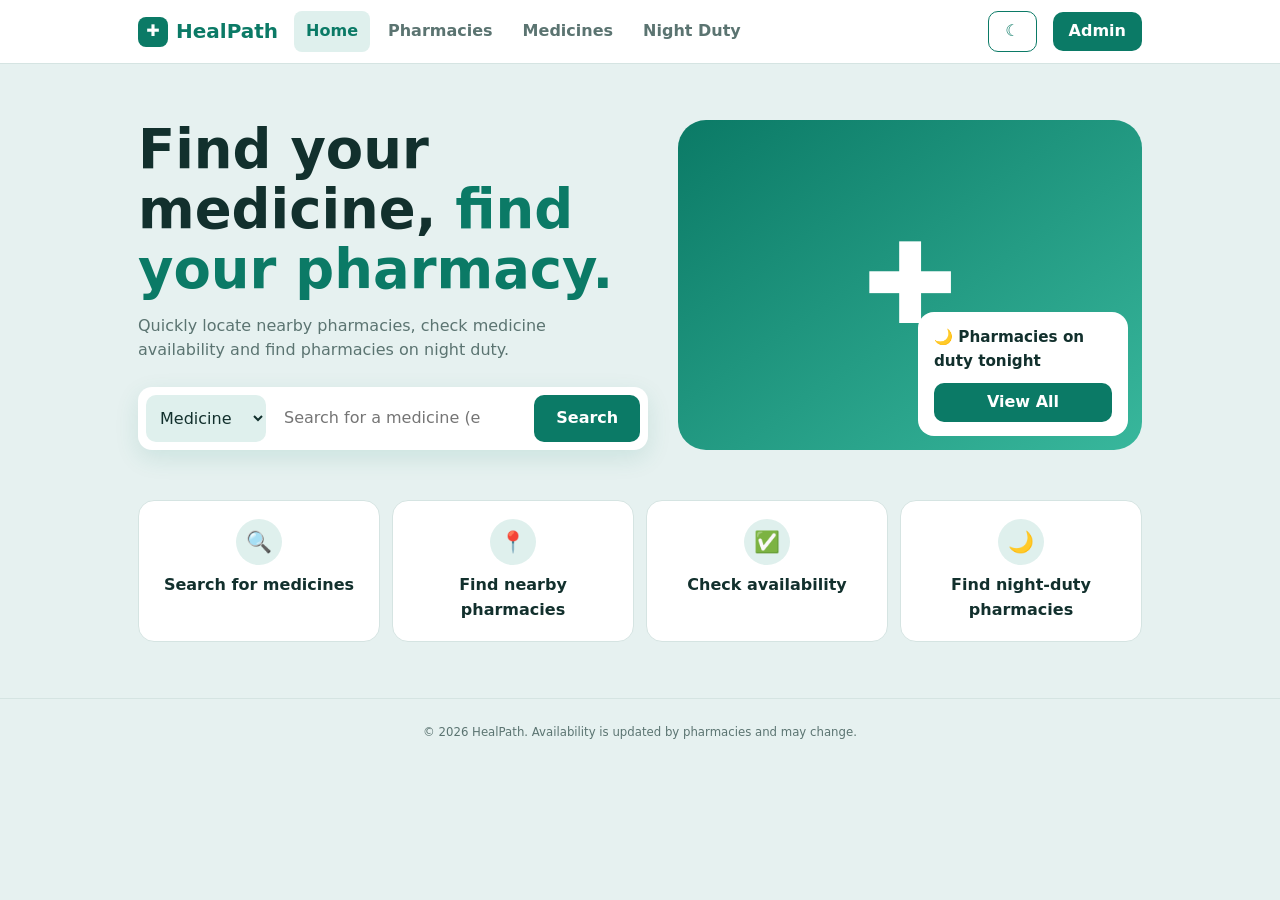
<file: Homepage/index.html>
<!DOCTYPE html>
<html lang="en">

<head>
  <meta charset="utf-8">
  <meta name="viewport" content="width=device-width, initial-scale=1, viewport-fit=cover">
  <meta name="description" content="Find nearby pharmacies, check medicine availability and see which pharmacies are on night duty.">
  <meta name="color-scheme" content="light dark">
  <title>HealPath</title>
  <link rel="icon" type="ico" href="images/Icon.ico">
  <link rel="stylesheet" href="css/style.css">
  <script src="js/api.js" defer></script>
  <script src="js/index.js" defer></script>
</head>

<body>
  <header>
    <a class="logo" href="#home">HealPath</a>

    <nav aria-label="Main navigation">
      <ul>
        <li><a href="#home">Home</a></li>
        <li><a href="#pharmacies">Pharmacies</a></li>
        <li><a href="#medicines">Medicines</a></li>
        <li><a href="#night-duty">Night Duty</a></li>
      </ul>
    </nav>

    <button class="btn outline small hide-mobile" id="theme-toggle" type="button" aria-label="Toggle theme">☾</button>
    <a class="btn small" id="auth-link" href="#login">Admin</a>
  </header>

  <main>
    <section class="page" id="home" aria-label="Home">
      <section class="hero">
        <header class="hero-text">
          <h1>Find your medicine, <em>find your pharmacy.</em></h1>
          <p>Quickly locate nearby pharmacies, check medicine availability and find pharmacies on night duty.</p>

          <form class="search-box" id="home-search" role="search">
            <select id="kind" name="kind" aria-label="Search type">
              <option value="medicine">Medicine</option>
              <option value="pharmacy">Pharmacy</option>
            </select>
            <input type="search" name="q" list="meds" placeholder="Search for a medicine (e.g. Paracetamol)"
              aria-label="Search" autocomplete="off">
            <button class="btn" type="submit">Search</button>
          </form>
        </header>

        <figure class="hero-art">
          <span aria-hidden="true">✚</span>
          <figcaption class="duty-card">
            <p>🌙 Pharmacies on duty tonight</p>
            <a class="btn small full" href="#night-duty">View All</a>
          </figcaption>
        </figure>
      </section>

      <ul class="features">
        <li class="feature">
          <a href="#medicines"><span class="icon" aria-hidden="true">🔍</span>Search for medicines</a>
        </li>
        <li class="feature">
          <a href="#pharmacies"><span class="icon" aria-hidden="true">📍</span>Find nearby pharmacies</a>
        </li>
        <li class="feature">
          <a href="#medicines"><span class="icon" aria-hidden="true">✅</span>Check availability</a>
        </li>
        <li class="feature">
          <a href="#night-duty"><span class="icon" aria-hidden="true">🌙</span>Find night-duty pharmacies</a>
        </li>
      </ul>
    </section>

    
    <section class="page" id="pharmacies" aria-labelledby="pharmacies-title" hidden>
      <header>
        <h2 id="pharmacies-title">All pharmacies</h2>
        <p class="subtitle"><span id="ph-count">0</span> pharmacies found</p>
      </header>

      <details class="add-pharmacy admin-only" id="add-box" hidden>
        <summary class="btn small" id="add-summary">+ Add a pharmacy</summary>
        <form id="add-form" class="filters">
          <label>Name *
            <input type="text" name="name" required placeholder="e.g. Pharmacie El Amal" autocomplete="off">
          </label>
          <label>Area / district *
            <input type="text" name="area" required placeholder="e.g. Centre Ville" autocomplete="off">
          </label>
          <label>Phone
            <input type="tel" name="phone" placeholder="0555 12 34 56" autocomplete="off">
          </label>
          <label>Opens at
            <input type="time" name="opens">
          </label>
          <label>Closes at
            <input type="time" name="closes">
          </label>
          <label>Night duty date (optional)
            <input type="date" name="duty">
          </label>
          <label>Medicines in stock (comma separated)
            <input type="text" name="meds" placeholder="Paracetamol, Ibuprofen, Vitamin C" autocomplete="off">
          </label>
          <p class="form-actions">
            <button class="btn" type="submit" id="form-submit">Save pharmacy</button>
            <button class="btn outline" type="button" id="form-cancel" hidden>Cancel</button>
          </p>
        </form>
      </details>

      <p class="data-tools admin-only" hidden>
        <button class="btn outline small" type="button" id="export-data">Export JSON</button>
        <label class="btn outline small">Import JSON
          <input type="file" id="import-data" accept="application/json,.json">
        </label>
        <button class="btn outline small danger" type="button" id="clear-data">Delete all</button>
      </p>

      <search class="filters">
        <label>Search
          <input type="text" id="filter-text" placeholder="Search for a pharmacy..." autocomplete="off">
        </label>
      </search>

      <p class="empty" id="ph-empty" role="status" hidden>No pharmacies yet. Use “Add a pharmacy” above to create the first one.</p>

      <ul class="list" id="ph-results">

      </ul>
    </section>

  
    <section class="page" id="medicines" aria-labelledby="page-title" hidden>
      <header>
        <h2 id="page-title">Search medicines</h2>
        <p class="subtitle"><span id="med-count">0</span> pharmacies found</p>
      </header>

      <search class="filters">
        <label>Medicine
          <input type="text" id="filter-med" list="meds" placeholder="e.g. Ibuprofen" autocomplete="off">
        </label>

        <label>Area
          <select id="filter-area">
            <option>All</option>
          </select>
        </label>

        <label>Availability
          <select id="filter-avail">
            <option>All</option>
            <option>Available</option>
            <option>Out of stock</option>
          </select>
        </label>

        <label class="checkbox">
          <input type="checkbox" id="filter-open">
          Open now
        </label>

        <datalist id="meds"></datalist>
      </search>

      <p class="empty" id="unknown" role="status" hidden></p>
      <p class="empty" id="med-empty" role="status" hidden>No pharmacies to show. Add pharmacies on the Pharmacies page or clear a filter.</p>

      <ul class="list" id="med-results">

      </ul>
    </section>

    
    <section class="page" id="night-duty" aria-labelledby="night-duty-title" hidden>
      <header>
        <h2 id="night-duty-title">Pharmacies on night duty</h2>
        <p class="subtitle">Pharmacies on duty at night in your city.</p>
      </header>

      <search class="filters">
        <label>Date
          <input type="date" id="duty-date">
        </label>
      </search>

      <p class="empty" id="duty-empty" role="status" hidden>No pharmacy is registered on night duty for this date.</p>

      <section class="two-columns" aria-label="Night-duty pharmacies list and map">
        <ul class="list" id="duty-list">

      </ul>

        <figure class="map" aria-label="Map of duty pharmacies"></figure>
      </section>
    </section>

    
    <section class="page" id="login" aria-label="Admin login" hidden>
      <form class="auth-form" id="auth-form" novalidate>
        <h2>Admin login</h2>
        <p class="subtitle">Only the administrator can add, edit or delete pharmacies.</p>

        <label class="field">Email
          <input type="email" name="email" placeholder="admin@email.com" autocomplete="email">
        </label>

        <label class="field">Password
          <input type="password" name="password" autocomplete="current-password">
        </label>

        <p class="message" id="message" role="status"></p>

        <button class="btn full" type="submit">Login</button>
      </form>
    </section>

  </main>

  <footer>
    <small>© 2026 HealPath. Availability is updated by pharmacies and may change.</small>
  </footer>

</body>

</html>
</file>
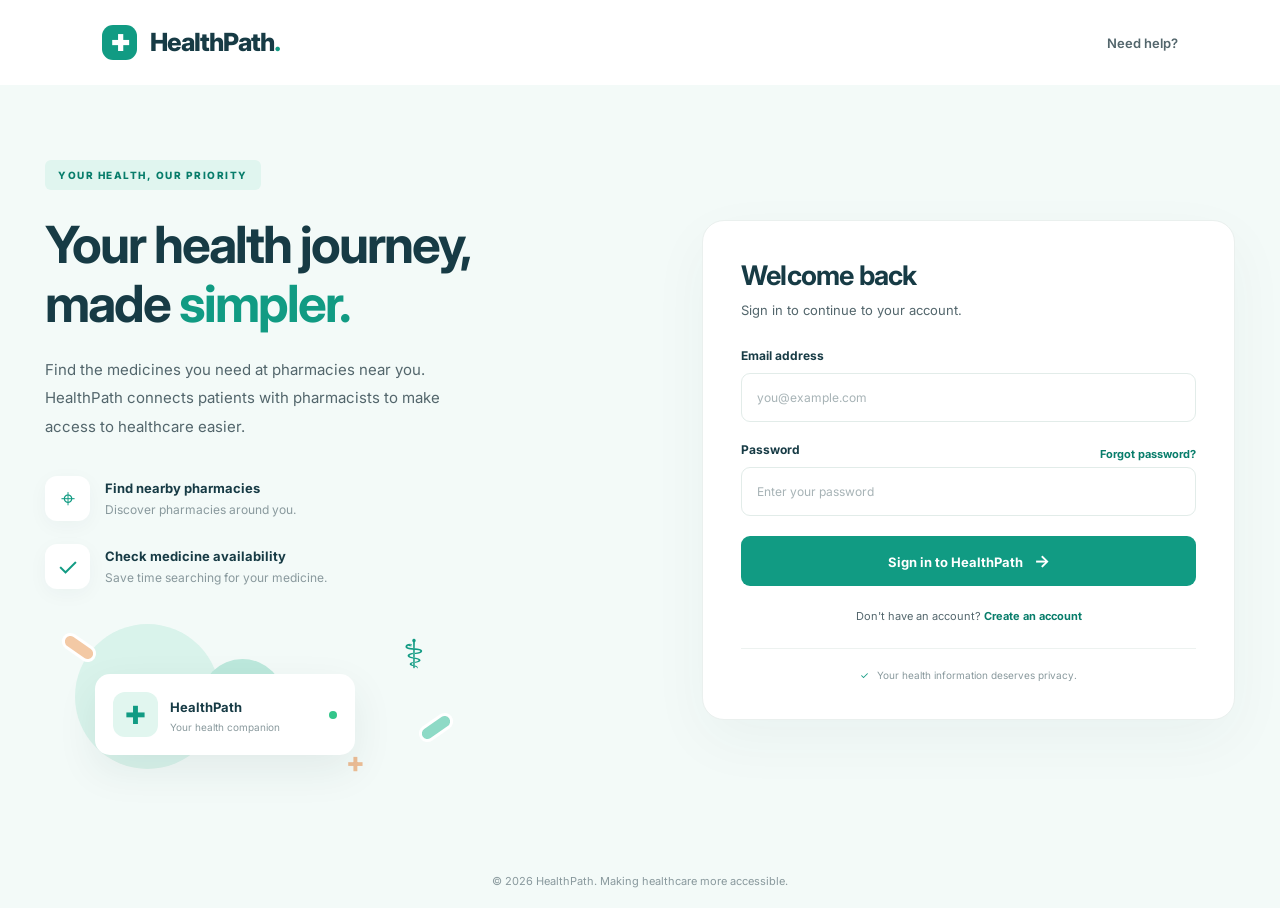
<file: page/login/index.html>
<!DOCTYPE html>
<html lang="en">
<head>
    <meta charset="UTF-8">
    <meta name="viewport" content="width=device-width, initial-scale=1.0">
    <title>HealthPath | Login</title>
    <link rel="stylesheet" href="style.css">
    <link rel="preconnect" href="https://fonts.googleapis.com">
    <link href="https://fonts.googleapis.com/css2?family=Inter:wght@400;500;600;700;800&display=swap" rel="stylesheet">
    <link rel="icon" type="image/jpg" href="icon.jpg">
</head>
<body>

    <header class="navbar">
        <a href="#" class="logo">
            <span class="logo-icon">✚</span>
            HealthPath<span class="dot">.</span>
        </a>
        <a href="#" class="help-link">Need help?</a>
    </header>

    <main class="container">

        <section class="welcome-section">
            <div class="welcome-content">
                <span class="tag">YOUR HEALTH, OUR PRIORITY</span>

                <h1>Your health journey,<br>
                    made <span>simpler.</span>
                </h1>

                <p>
                    Find the medicines you need at pharmacies near you.
                    HealthPath connects patients with pharmacists to make
                    access to healthcare easier.
                </p>

                <div class="features">
                    <div class="feature">
                        <span class="feature-icon">⌖</span>
                        <div>
                            <h3>Find nearby pharmacies</h3>
                            <p>Discover pharmacies around you.</p>
                        </div>
                    </div>

                    <div class="feature">
                        <span class="feature-icon">✓</span>
                        <div>
                            <h3>Check medicine availability</h3>
                            <p>Save time searching for your medicine.</p>
                        </div>
                    </div>
                </div>
            </div>

            <div class="illustration">
                <div class="circle circle-one"></div>
                <div class="circle circle-two"></div>

                <div class="medicine-card">
                    <span class="medicine-icon">✚</span>
                    <div>
                        <strong>HealthPath</strong>
                        <p>Your health companion</p>
                    </div>
                    <span class="status-dot"></span>
                </div>

                <div class="pharmacy-symbol">⚕</div>
                <div class="floating-pill pill-one"></div>
                <div class="floating-pill pill-two"></div>
                <div class="floating-cross">+</div>
            </div>
        </section>

        <section class="login-section">
            <div class="login-card">
                <div class="card-heading">
                    <h2>Welcome back</h2>
                    <p>Sign in to continue to your account.</p>
                </div>

                <form action="#" method="post">

                   

                    <div class="form-group">
                        <label for="email">Email address</label>
                        <input
                            type="email"
                            id="email"
                            name="email"
                            placeholder="you@example.com"
                            required
                        >
                    </div>

                    <div class="form-group">
                        <div class="password-label">
                            <label for="password">Password</label>
                            <a href="forgotpass.html">Forgot password?</a>
                        </div>

                        <input
                            type="password"
                            id="password"
                            name="password"
                            placeholder="Enter your password"
                            required
                        >
                    </div>

                    <button type="submit" class="login-button">
                        Sign in to HealthPath <span>→</span>
                    </button>

                    <p class="signup-text">
                        Don't have an account?
                        <a href="createaccount.html">Create an account</a>
                    </p>

                    <div class="secure-note">
                        <span>✓</span>
                        Your health information deserves privacy.
                    </div>

                </form>
            </div>
        </section>

    </main>

    <footer>
        <p>© 2026 HealthPath. Making healthcare more accessible.</p>
    </footer>

</body>
</html>
</file>
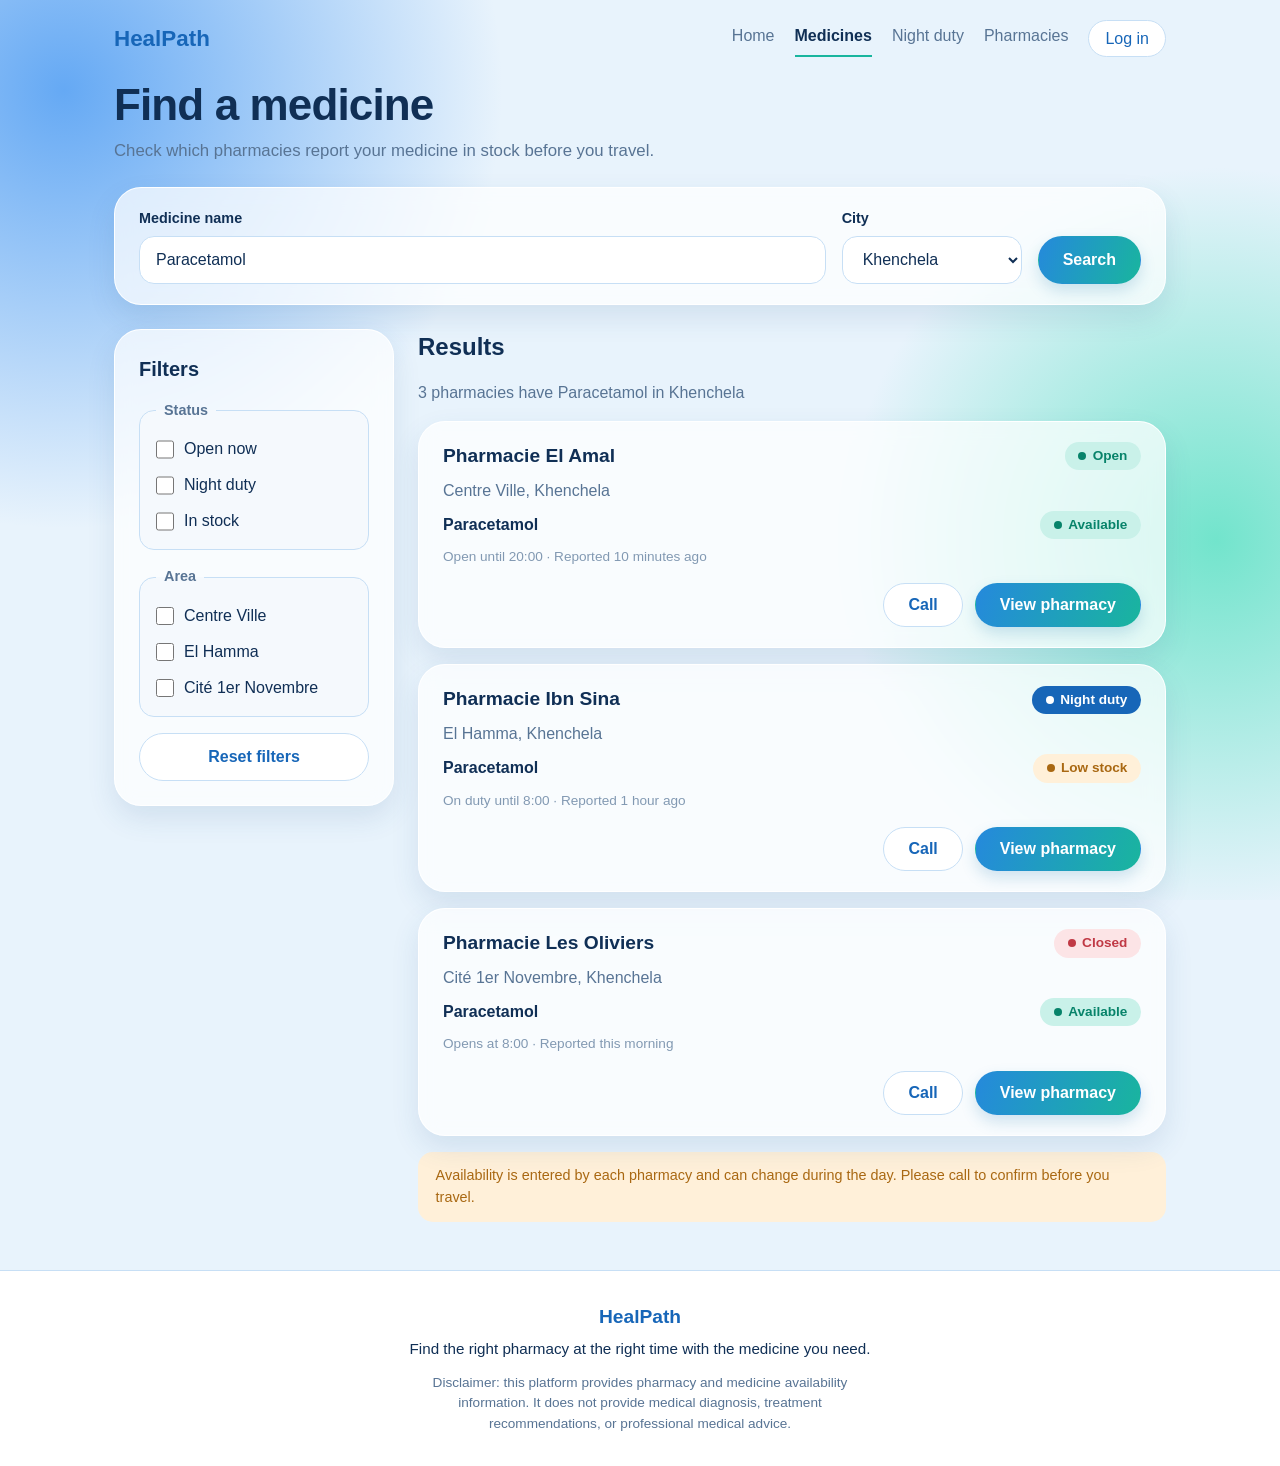
<file: frontend/pages/medicines.html>
<!-- <!DOCTYPE html>
<html lang="en">

<head>
    <meta charset="UTF-8">
    <meta name="viewport" content="width=device-width, initial-scale=1.0">
    <title>Medicine search |PharmaFind</title>
    <link rel="icon" href="../images/favicon.png" favicon.png">
    <link rel="stylesheet" href="/frontend/css/medecines.css"
<body>
    <header>

    </header>
    <main>
        <h1>Find a medicine</h1>
        <form action="#" method="get">
            <section>
                <label for="med-search">Medicine name</label>
                <input type="search" name="q" id="med-search" placeholder="e.g. Paracetamol" required>

                <label for="city">City</label>
                <select name="city" id="city">
                    <option value="" disabled selected>Choose a city</option>
                    <option value="jijel">Jijel</option>
                    <option value="mila">Mila</option>
                    <option value="algiers">Algiers</option>
                    <option value="tizi-ouzou">Tizi Ouzou</option>
                    <option value="khenchela">Khenchela</option>
                </select>

                <button type="submit" class="btn btn-primary">Search</button>
            </section>



            <aside>
                <h2> Filters</h2>
                <fieldset>
                    <legend>Status</legend>
                    <label for="open">Open Now</label>
                    <input type="checkbox" name="open" id="open">
                    <label for="night-duty">Night duty</label>
                    <input type="checkbox" name="night-duty" id="night-duty">
                    <label for="available"> Available</label>
                    <input type="checkbox" name="available" id="available">

                </fieldset>
                <fieldset>
                    <legend>Area</legend>
                    <label><input type="checkbox" name="area" value="centre-ville"> Centre Ville</label>
                    <label><input type="checkbox" name="area" value="el-hamma"> El Hamma</label>
                    <label><input type="checkbox" name="area" value="cite-1er-novembre"> Cité 1er Novembre</label>

                </fieldset>
                <button type="reset"> Reset filters</button>

            </aside>

            <section>
                <h2> Resaults</h2>
                <p>3 pharmacies have Paracetamol in Khenchela</p>

                <ul>
                    <li>
                        <article>
                            <h3>Pharmacie El Amal</h3>
                            <p class="status status-open">Open</p>
                            <p class="location">Centre Ville, Khenchela</p>
                            <p class="medicine-name">Paracetamol</p>
                            <p class="availability availability-yes">Available</p>
                            <a href="pharmacy.html?id=1" class="btn btn-primary">View pharmacy</a>
                        </article>
                    </li>
                </ul>
                <p class="note">Availability is entered by each pharmacy and can change during the day. Please call to
                    confirm before you travel.</p>
            </section>

    </main>
    <footer>
        <h2>PharmaFind</h2>
        <p>Disclaimer: this platform provides pharmacy and medicine availability information. It does not provide
            medical diagnosis, treatment recommendations, or professional medical advice.</p>
    </footer>

</body>

</html> -->

<!DOCTYPE html>
<html lang="en">
 
<head>
    <meta charset="UTF-8">
    <meta name="viewport" content="width=device-width, initial-scale=1.0">
    <meta name="description" content="HealPath: find the right pharmacy at the right time with the medicine you need.">
    <title>Find a medicine | HealPath</title>
    <link rel="icon" href="../images/favicon.png">
    <link rel="stylesheet" href="/frontend/css/medecines.css">
</head>
 
<body>
    <a class="skip-link" href="#results">Skip to results</a>
 
    <header class="site-header">
        <a class="brand" href="index.html">HealPath</a>
        <nav aria-label="Main">
            <a href="index.html">Home</a>
            <a href="medicines.html" aria-current="page">Medicines</a>
            <a href="night-duty.html">Night duty</a>
            <a href="pharmacies.html">Pharmacies</a>
            <a href="login.html" class="nav-login">Log in</a>
        </nav>
    </header>
 
    <main>
        <h1>Find a medicine</h1>
        <p class="lead">Check which pharmacies report your medicine in stock before you travel.</p>
 
        <form class="layout" action="#" method="get" role="search">
 
            <section class="search-bar" aria-label="Search">
                <div class="field field-grow">
                    <label for="med-search">Medicine name</label>
                    <input type="search" name="q" id="med-search" placeholder="e.g. Paracetamol" value="Paracetamol" required>
                </div>
                <div class="field">
                    <label for="city">City</label>
                    <select name="city" id="city">
                        <option value="" disabled>Choose a city</option>
                        <option value="jijel">Jijel</option>
                        <option value="mila">Mila</option>
                        <option value="algiers">Algiers</option>
                        <option value="tizi-ouzou">Tizi Ouzou</option>
                        <option value="khenchela" selected>Khenchela</option>
                    </select>
                </div>
                <button type="submit" class="btn btn-primary">Search</button>
            </section>
 
            <aside class="filters" aria-label="Filters">
                <h2>Filters</h2>
                <fieldset>
                    <legend>Status</legend>
                    <label class="check"><input type="checkbox" name="open"> Open now</label>
                    <label class="check"><input type="checkbox" name="night-duty"> Night duty</label>
                    <label class="check"><input type="checkbox" name="available"> In stock</label>
                </fieldset>
                <fieldset>
                    <legend>Area</legend>
                    <label class="check"><input type="checkbox" name="area" value="centre-ville"> Centre Ville</label>
                    <label class="check"><input type="checkbox" name="area" value="el-hamma"> El Hamma</label>
                    <label class="check"><input type="checkbox" name="area" value="cite-1er-novembre"> Cité 1er Novembre</label>
                </fieldset>
                <button type="reset" class="btn btn-secondary">Reset filters</button>
            </aside>
 
            <section class="results" id="results" aria-labelledby="results-title">
                <h2 id="results-title">Results</h2>
                <p class="count" aria-live="polite">3 pharmacies have Paracetamol in Khenchela</p>
 
                <ul class="card-list">
                    <li>
                        <article class="pharmacy-card">
                            <div class="card-head">
                                <h3>Pharmacie El Amal</h3>
                                <p class="badge badge-open">Open</p>
                            </div>
                            <p class="location">Centre Ville, Khenchela</p>
                            <p class="stock">
                                <span class="medicine-name">Paracetamol</span>
                                <span class="badge badge-yes">Available</span>
                            </p>
                            <p class="updated">Open until 20:00 · Reported 10 minutes ago</p>
                            <div class="card-actions">
                                <a href="tel:+213000000000" class="btn btn-secondary">Call</a>
                                <a href="pharmacy.html?id=1" class="btn btn-primary">View pharmacy</a>
                            </div>
                        </article>
                    </li>
                    <li>
                        <article class="pharmacy-card">
                            <div class="card-head">
                                <h3>Pharmacie Ibn Sina</h3>
                                <p class="badge badge-duty">Night duty</p>
                            </div>
                            <p class="location">El Hamma, Khenchela</p>
                            <p class="stock">
                                <span class="medicine-name">Paracetamol</span>
                                <span class="badge badge-low">Low stock</span>
                            </p>
                            <p class="updated">On duty until 8:00 · Reported 1 hour ago</p>
                            <div class="card-actions">
                                <a href="tel:+213000000000" class="btn btn-secondary">Call</a>
                                <a href="pharmacy.html?id=2" class="btn btn-primary">View pharmacy</a>
                            </div>
                        </article>
                    </li>
                    <li>
                        <article class="pharmacy-card">
                            <div class="card-head">
                                <h3>Pharmacie Les Oliviers</h3>
                                <p class="badge badge-closed">Closed</p>
                            </div>
                            <p class="location">Cité 1er Novembre, Khenchela</p>
                            <p class="stock">
                                <span class="medicine-name">Paracetamol</span>
                                <span class="badge badge-yes">Available</span>
                            </p>
                            <p class="updated">Opens at 8:00 · Reported this morning</p>
                            <div class="card-actions">
                                <a href="tel:+213000000000" class="btn btn-secondary">Call</a>
                                <a href="pharmacy.html?id=3" class="btn btn-primary">View pharmacy</a>
                            </div>
                        </article>
                    </li>
                </ul>
 
                <p class="note">Availability is entered by each pharmacy and can change during the day. Please call to confirm before you travel.</p>
            </section>
        </form>
    </main>
 
    <footer class="site-footer">
        <h2>HealPath</h2>
        <p class="slogan">Find the right pharmacy at the right time with the medicine you need.</p>
        <p>Disclaimer: this platform provides pharmacy and medicine availability information. It does not provide medical diagnosis, treatment recommendations, or professional medical advice.</p>
    </footer>
</body>
 
</html>
</file>
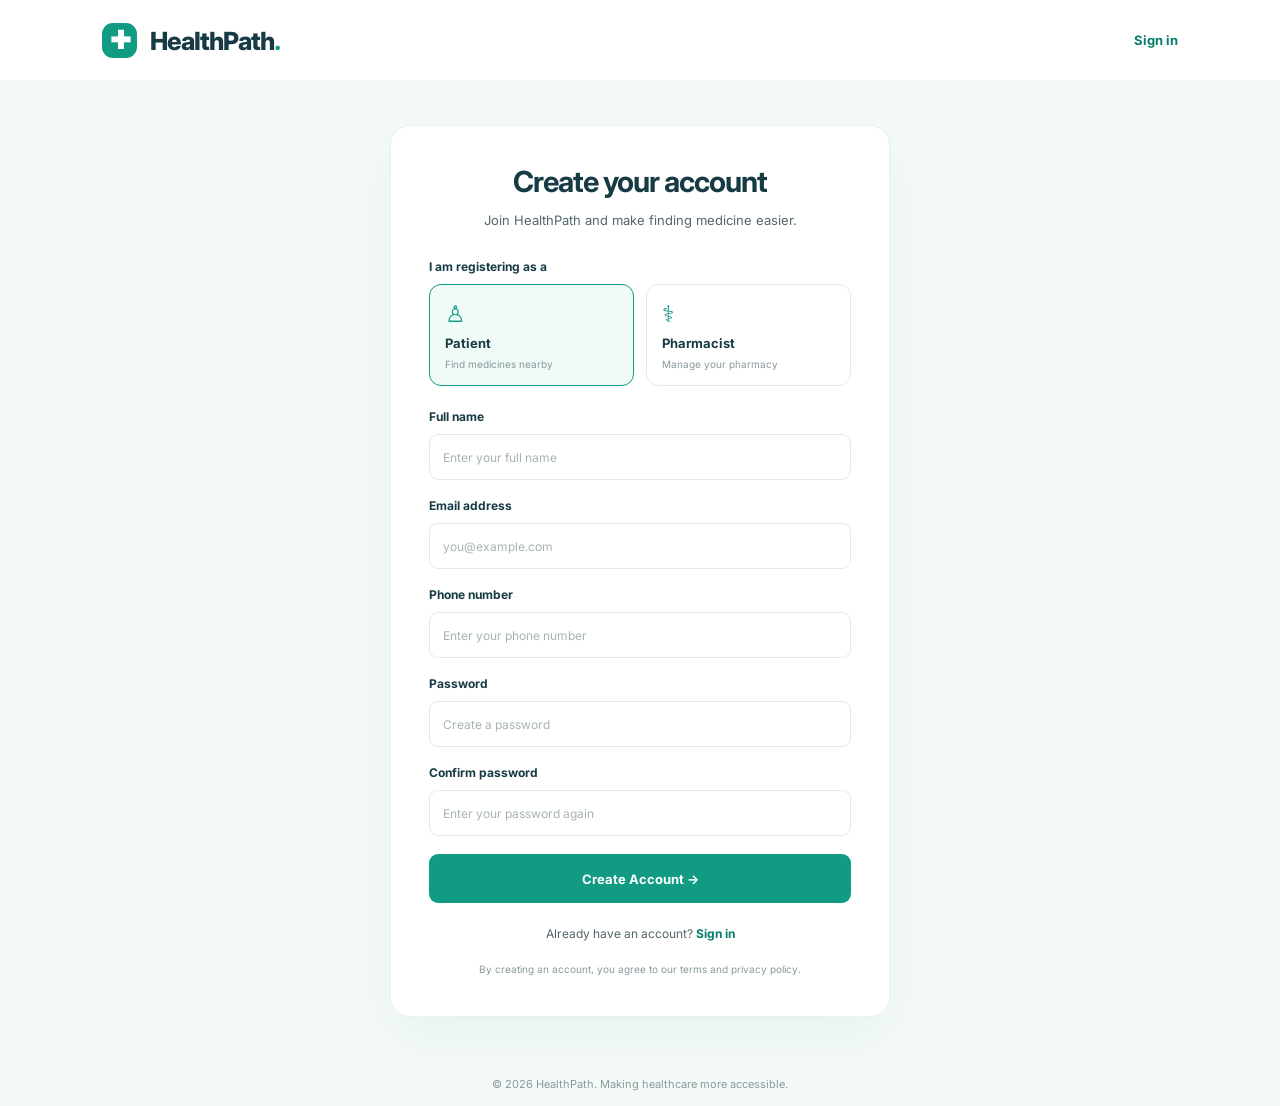
<file: page/login/createaccount.html>
<!DOCTYPE html>
<html lang="en">
<head>
    <meta charset="UTF-8">
    <meta name="viewport" content="width=device-width, initial-scale=1.0">
    <title>HealthPath | Create Account</title>
    <link rel="icon" type="image/jpg" href="icon.jpg">

    <link rel="preconnect" href="https://fonts.googleapis.com">
    <link href="https://fonts.googleapis.com/css2?family=Inter:wght@400;500;600;700;800&display=swap" rel="stylesheet">

    <style>
        * {
            margin: 0;
            padding: 0;
            box-sizing: border-box;
        }

        :root {
            --primary: #119b83;
            --primary-dark: #087d6b;
            --navy: #173b45;
            --text: #53666c;
            --muted: #89999d;
            --background: #f3faf8;
            --border: #e2ece9;
        }

        body {
            font-family: 'Inter', sans-serif;
            background: var(--background);
            color: var(--navy);
            min-height: 100vh;
        }

        .navbar {
            height: 80px;
            padding: 0 8%;
            display: flex;
            align-items: center;
            justify-content: space-between;
            background: white;
        }

        .logo {
            text-decoration: none;
            color: var(--navy);
            font-size: 25px;
            font-weight: 800;
            letter-spacing: -1px;
        }

        .logo-icon {
            display: inline-flex;
            align-items: center;
            justify-content: center;
            background: var(--primary);
            color: white;
            width: 35px;
            height: 35px;
            border-radius: 11px;
            margin-right: 9px;
        }

        .dot {
            color: var(--primary);
        }

        .nav-link {
            color: var(--primary-dark);
            text-decoration: none;
            font-size: 13px;
            font-weight: 700;
        }

        .container {
            width: 100%;
            max-width: 540px;
            margin: 45px auto;
            padding: 0 20px;
        }

        .register-card {
            background: white;
            padding: 38px;
            border: 1px solid #eaf0ee;
            border-radius: 20px;
            box-shadow: 0 20px 60px #173b450b;
        }

        .heading {
            text-align: center;
            margin-bottom: 28px;
        }

        .heading h1 {
            font-size: 29px;
            letter-spacing: -1px;
            margin-bottom: 10px;
        }

        .heading p {
            color: var(--text);
            font-size: 13px;
            line-height: 1.7;
        }

        .role-label,
        .form-group label {
            display: block;
            font-size: 12px;
            font-weight: 700;
            margin-bottom: 10px;
        }

        .roles {
            display: grid;
            grid-template-columns: 1fr 1fr;
            gap: 12px;
            margin-bottom: 23px;
        }

        .role-option {
            cursor: pointer;
        }

        .role-option input {
            position: absolute;
            opacity: 0;
        }

        .role-box {
            min-height: 95px;
            padding: 15px;
            border: 1px solid var(--border);
            border-radius: 12px;
            display: flex;
            flex-direction: column;
            gap: 7px;
            transition: 0.2s;
        }

        .role-icon {
            font-size: 23px;
            color: var(--primary);
        }

        .role-box strong {
            font-size: 13px;
        }

        .role-box small {
            color: var(--muted);
            font-size: 10px;
        }

        .role-option input:checked + .role-box {
            border: 1.5px solid var(--primary);
            background: #f0fbf7;
        }

        .role-option:focus-within .role-box {
            outline: 2px solid #119b8355;
        }

        .form-group {
            margin-bottom: 18px;
        }

        .form-group input {
            width: 100%;
            height: 46px;
            border: 1px solid var(--border);
            border-radius: 9px;
            padding: 0 13px;
            outline: none;
            font-family: inherit;
            font-size: 12px;
            color: var(--navy);
        }

        .form-group input:focus {
            border-color: var(--primary);
            box-shadow: 0 0 0 3px #119b8315;
        }

        .form-group input::placeholder {
            color: #a7b3b6;
        }

        .register-button {
            width: 100%;
            height: 49px;
            background: var(--primary);
            color: white;
            border: none;
            border-radius: 9px;
            font-family: inherit;
            font-size: 13px;
            font-weight: 700;
            cursor: pointer;
            transition: 0.2s;
        }

        .register-button:hover {
            background: var(--primary-dark);
            transform: translateY(-1px);
        }

        .login-text {
            text-align: center;
            margin-top: 23px;
            color: var(--text);
            font-size: 12px;
        }

        .login-text a {
            color: var(--primary-dark);
            font-weight: 700;
            text-decoration: none;
        }

        .login-text a:hover {
            text-decoration: underline;
        }

        .terms {
            color: var(--muted);
            font-size: 10px;
            line-height: 1.7;
            text-align: center;
            margin-top: 20px;
        }

        footer {
            text-align: center;
            padding: 15px;
            color: var(--muted);
            font-size: 11px;
        }

        @media (max-width: 480px) {
            .navbar {
                padding: 0 20px;
                height: 70px;
            }

            .logo {
                font-size: 21px;
            }

            .register-card {
                padding: 25px 19px;
            }

            .heading h1 {
                font-size: 25px;
            }
        }
    </style>
</head>

<body>

    <header class="navbar">
        <a href="index.html" class="logo">
            <span class="logo-icon">✚</span>
            HealthPath<span class="dot">.</span>
        </a>

        <a href="index.html" class="nav-link">Sign in</a>
    </header>

    <main class="container">
        <div class="register-card">

            <div class="heading">
                <h1>Create your account</h1>
                <p>Join HealthPath and make finding medicine easier.</p>
            </div>

            <form action="#" method="post">

                <span class="role-label">I am registering as a</span>

                <div class="roles">

                    <label class="role-option">
                        <input type="radio" name="role"
                               value="patient" checked required>

                        <span class="role-box">
                            <span class="role-icon">♙</span>
                            <strong>Patient</strong>
                            <small>Find medicines nearby</small>
                        </span>
                    </label>

                    <label class="role-option">
                        <input type="radio" name="role"
                               value="pharmacist" required>

                        <span class="role-box">
                            <span class="role-icon">⚕</span>
                            <strong>Pharmacist</strong>
                            <small>Manage your pharmacy</small>
                        </span>
                    </label>

                </div>

                <div class="form-group">
                    <label for="fullname">Full name</label>
                    <input type="text" id="fullname" name="fullname"
                           placeholder="Enter your full name" required>
                </div>

                <div class="form-group">
                    <label for="email">Email address</label>
                    <input type="email" id="email" name="email"
                           placeholder="you@example.com" required>
                </div>

                <div class="form-group">
                    <label for="phone">Phone number</label>
                    <input type="tel" id="phone" name="phone"
                           placeholder="Enter your phone number" required>
                </div>

                <div class="form-group">
                    <label for="password">Password</label>
                    <input type="password" id="password" name="password"
                           placeholder="Create a password"
                           minlength="8" required>
                </div>

                <div class="form-group">
                    <label for="confirm-password">Confirm password</label>
                    <input type="password" id="confirm-password"
                           name="confirm_password"
                           placeholder="Enter your password again"
                           minlength="8" required>
                </div>

                <button type="submit" class="register-button">
                    Create Account →
                </button>

                <p class="login-text">
                    Already have an account?
                    <a href="index.html">Sign in</a>
                </p>

                <p class="terms">
                    By creating an account, you agree to our terms
                    and privacy policy.
                </p>

            </form>
        </div>
    </main>

    <footer>
        © 2026 HealthPath. Making healthcare more accessible.
    </footer>

</body>
</html>
</file>
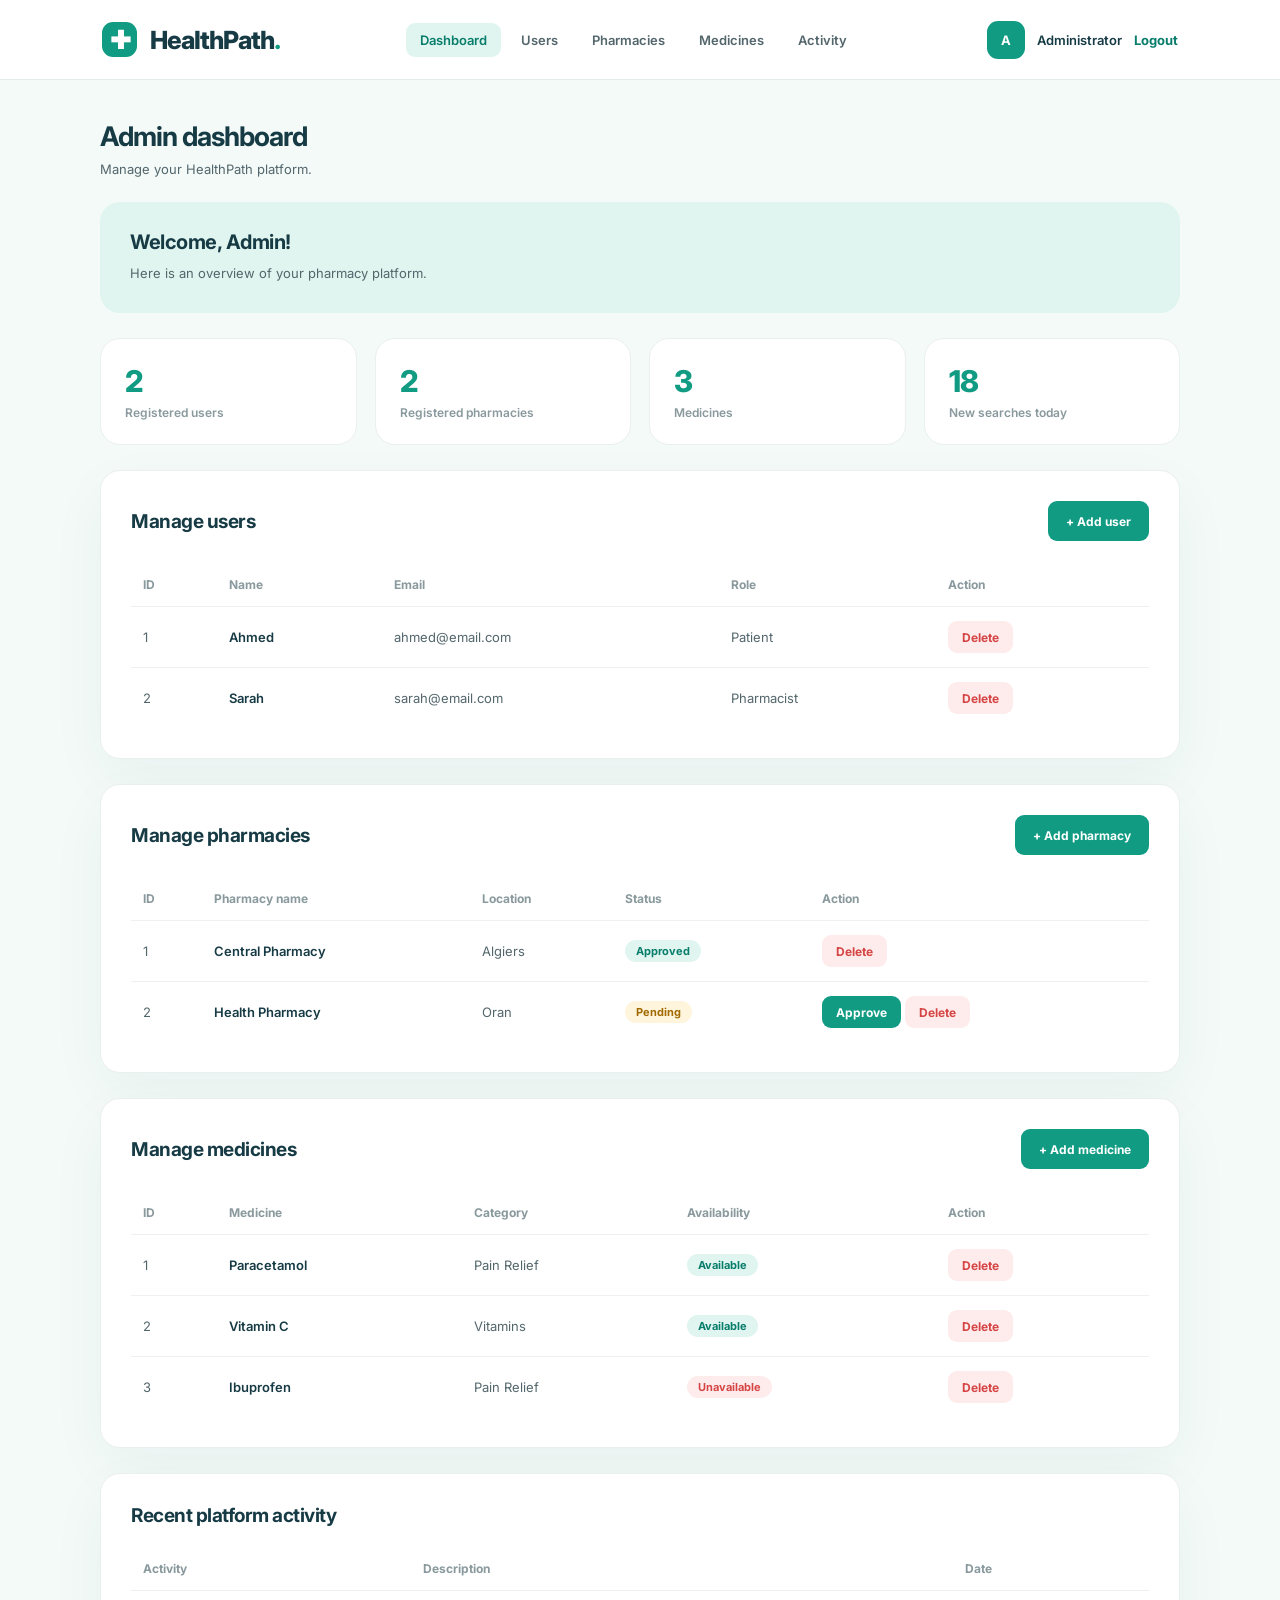
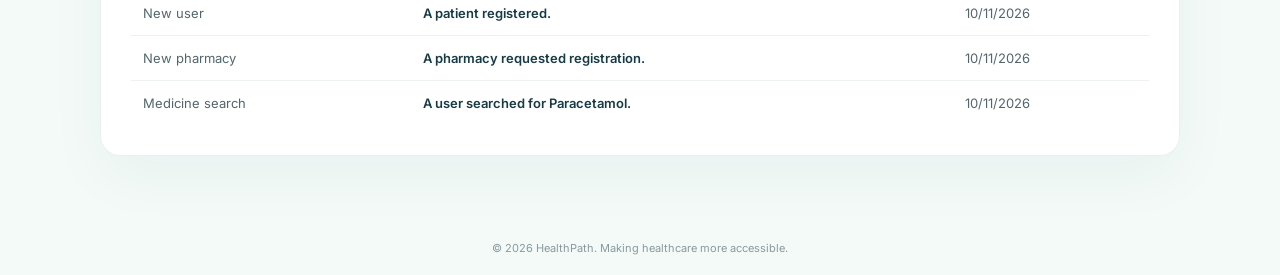
<file: page/login/dashboardadmin.html>
<!DOCTYPE html>
<html lang="en">
<head>
    <meta charset="UTF-8">
    <meta name="viewport" content="width=device-width, initial-scale=1.0">
    <title>HealthPath | Admin Dashboard</title>
    <link rel="icon" type="image/jpg" href="icon.jpg">

    <link rel="preconnect" href="https://fonts.googleapis.com">
    <link href="https://fonts.googleapis.com/css2?family=Inter:wght@400;500;600;700;800&display=swap" rel="stylesheet">
    <link rel="stylesheet" href="styleDash.css">

    <script src="js/data.js" defer></script>
    <script src="js/ui.js" defer></script>
    <script src="js/admin-dashboard.js" defer></script>
</head>
<body id="top">

    <header class="navbar">
        <a href="admin-dashboard.html" class="logo">
            <span class="logo-icon">✚</span>
            HealthPath<span class="dot">.</span>
        </a>

        <nav class="nav-links">
            <a class="active" href="#top">Dashboard</a>
            <a href="#users">Users</a>
            <a href="#pharmacies">Pharmacies</a>
            <a href="#medicines">Medicines</a>
            <a href="#activity">Activity</a>
        </nav>

        <div class="nav-user">
            <div class="avatar" id="adminAvatar"></div>
            <span id="adminName"></span>
            <a class="logout" href="index.html">Logout</a>
        </div>
    </header>

    <main class="page">

        <div class="page-head">
            <h1>Admin dashboard</h1>
            <p>Manage your HealthPath platform.</p>
        </div>

        <section class="welcome">
            <h2>Welcome, Admin!</h2>
            <p>Here is an overview of your pharmacy platform.</p>
        </section>

        <section class="stats" id="stats"></section>

        <section id="users" class="content-section">
            <div class="section-heading">
                <h2>Manage users</h2>
                <button class="btn" data-action="add" data-type="users">+ Add user</button>
            </div>
            <div class="table-wrap">
                <table>
                    <thead>
                        <tr><th>ID</th><th>Name</th><th>Email</th><th>Role</th><th>Action</th></tr>
                    </thead>
                    <tbody id="usersBody"></tbody>
                </table>
            </div>
        </section>

        <section id="pharmacies" class="content-section">
            <div class="section-heading">
                <h2>Manage pharmacies</h2>
                <button class="btn" data-action="add" data-type="pharmacies">+ Add pharmacy</button>
            </div>
            <div class="table-wrap">
                <table>
                    <thead>
                        <tr><th>ID</th><th>Pharmacy name</th><th>Location</th><th>Status</th><th>Action</th></tr>
                    </thead>
                    <tbody id="pharmaciesBody"></tbody>
                </table>
            </div>
        </section>

        <section id="medicines" class="content-section">
            <div class="section-heading">
                <h2>Manage medicines</h2>
                <button class="btn" data-action="add" data-type="medicines">+ Add medicine</button>
            </div>
            <div class="table-wrap">
                <table>
                    <thead>
                        <tr><th>ID</th><th>Medicine</th><th>Category</th><th>Availability</th><th>Action</th></tr>
                    </thead>
                    <tbody id="medicinesBody"></tbody>
                </table>
            </div>
        </section>

        <section id="activity" class="content-section">
            <h2>Recent platform activity</h2>
            <div class="table-wrap">
                <table>
                    <thead>
                        <tr><th>Activity</th><th>Description</th><th>Date</th></tr>
                    </thead>
                    <tbody id="activityBody"></tbody>
                </table>
            </div>
        </section>

    </main>

    <footer>
        © 2026 HealthPath. Making healthcare more accessible.
    </footer>

</body>
</html>
</file>
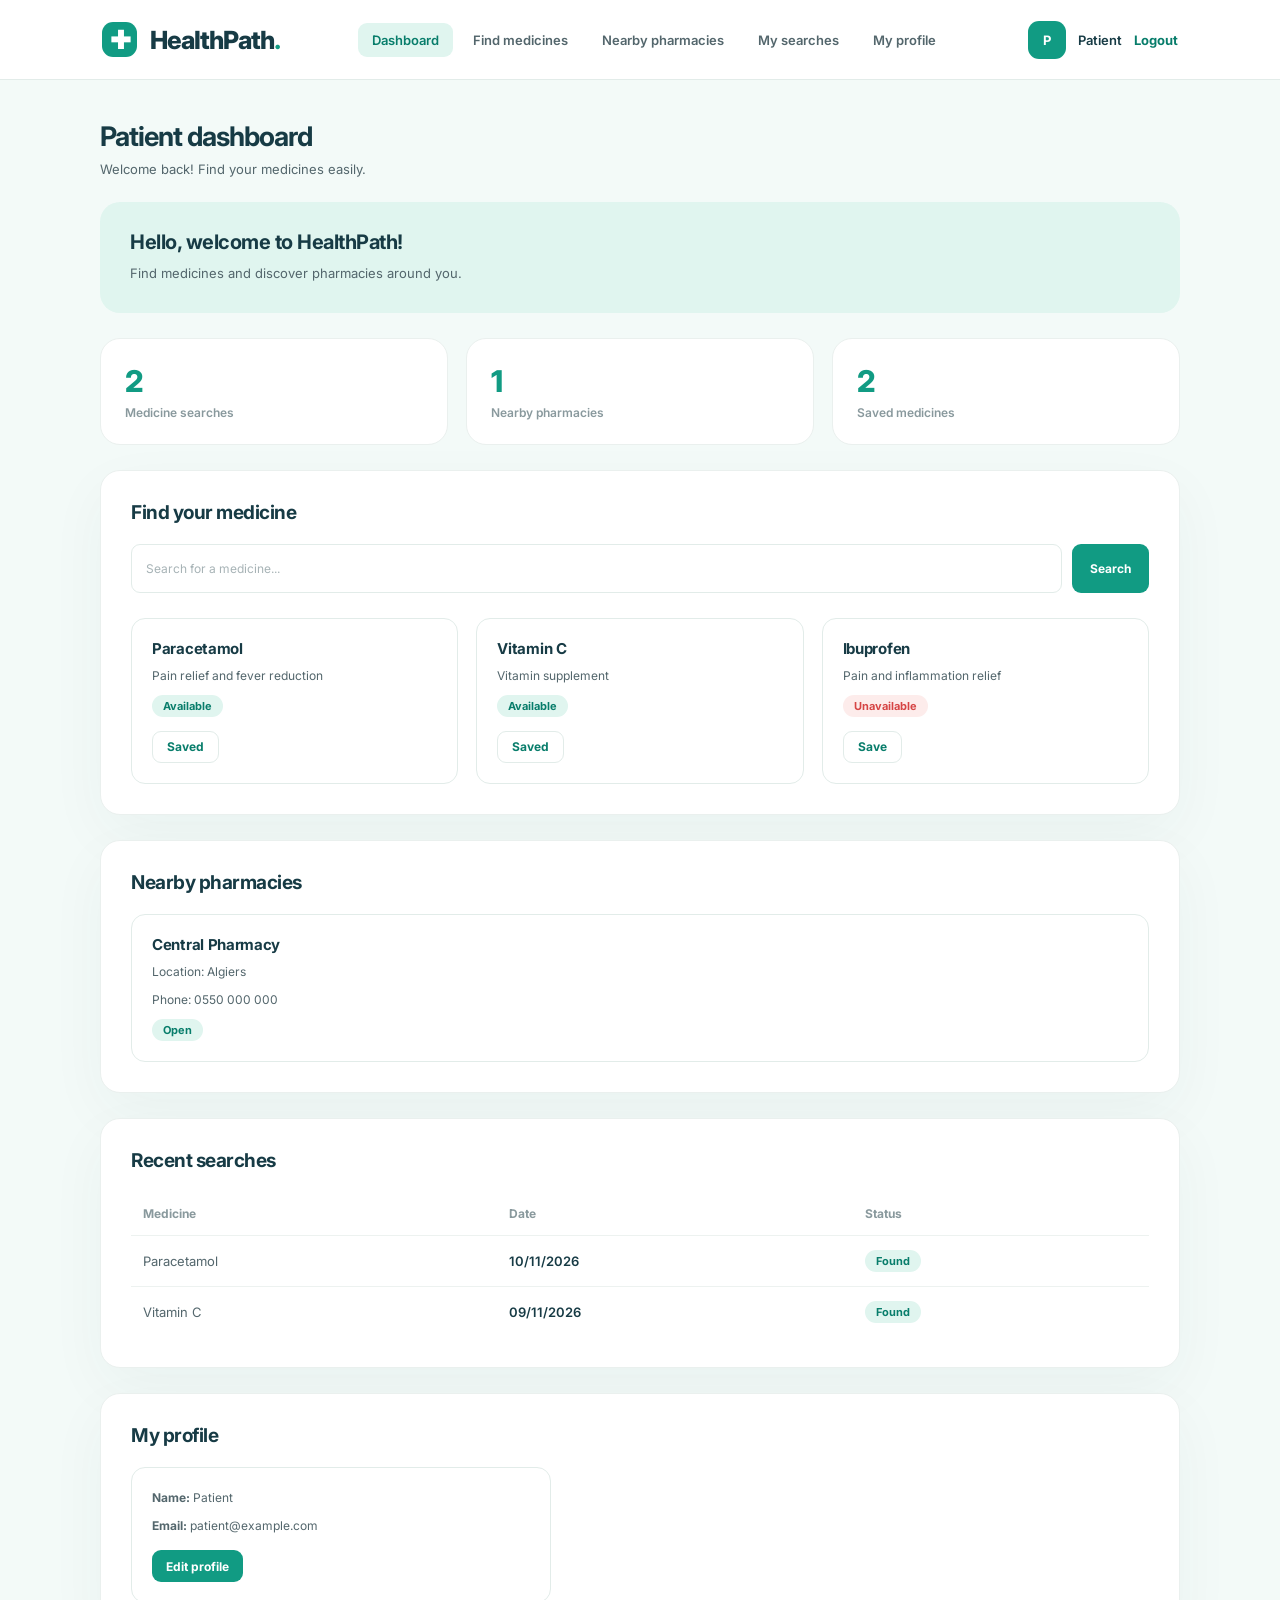
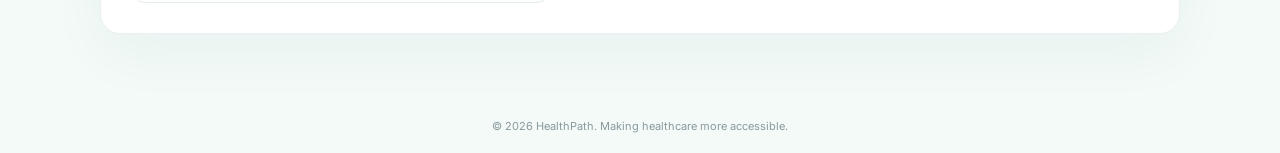
<file: page/login/dashboarduser.html>
<!DOCTYPE html>
<html lang="en">
<head>
    <meta charset="UTF-8">
    <meta name="viewport" content="width=device-width, initial-scale=1.0">
    <title>HealthPath | Patient Dashboard</title>
    <link rel="icon" type="image/jpg" href="icon.jpg">

    <link rel="preconnect" href="https://fonts.googleapis.com">
    <link href="https://fonts.googleapis.com/css2?family=Inter:wght@400;500;600;700;800&display=swap" rel="stylesheet">
    <link rel="stylesheet" href="styleDash.css">

    <script src="js/data.js" defer></script>
    <script src="js/ui.js" defer></script>
    <script src="js/user-dashboard.js" defer></script>
</head>
<body id="top">

    <header class="navbar">
        <a href="user-dashboard.html" class="logo">
            <span class="logo-icon">✚</span>
            HealthPath<span class="dot">.</span>
        </a>

        <nav class="nav-links">
            <a class="active" href="#top">Dashboard</a>
            <a href="#medicines">Find medicines</a>
            <a href="#pharmacies">Nearby pharmacies</a>
            <a href="#history">My searches</a>
            <a href="#profile">My profile</a>
        </nav>

        <div class="nav-user">
            <div class="avatar" id="userAvatar"></div>
            <span id="userName"></span>
            <a class="logout" href="index.html">Logout</a>
        </div>
    </header>

    <main class="page">

        <div class="page-head">
            <h1>Patient dashboard</h1>
            <p>Welcome back! Find your medicines easily.</p>
        </div>

        <section class="welcome">
            <h2>Hello, welcome to HealthPath!</h2>
            <p>Find medicines and discover pharmacies around you.</p>
        </section>

        <section class="stats" id="stats"></section>

        <section id="medicines" class="content-section">
            <h2>Find your medicine</h2>

            <form class="search-box" id="searchForm">
                <input type="text" id="medicineSearch" placeholder="Search for a medicine..." autocomplete="off">
                <button type="submit" class="btn">Search</button>
            </form>

            <div class="item-grid" id="medicineResults"></div>
        </section>

        <section id="pharmacies" class="content-section">
            <h2>Nearby pharmacies</h2>
            <div class="item-grid" id="pharmacyList"></div>
        </section>

        <section id="history" class="content-section">
            <h2>Recent searches</h2>
            <div class="table-wrap">
                <table>
                    <thead>
                        <tr><th>Medicine</th><th>Date</th><th>Status</th></tr>
                    </thead>
                    <tbody id="historyBody"></tbody>
                </table>
            </div>
        </section>

        <section id="profile" class="content-section">
            <h2>My profile</h2>
            <div class="item-card profile-card" id="profileCard"></div>
        </section>

    </main>

    <footer>
        © 2026 HealthPath. Making healthcare more accessible.
    </footer>

</body>
</html>
</file>
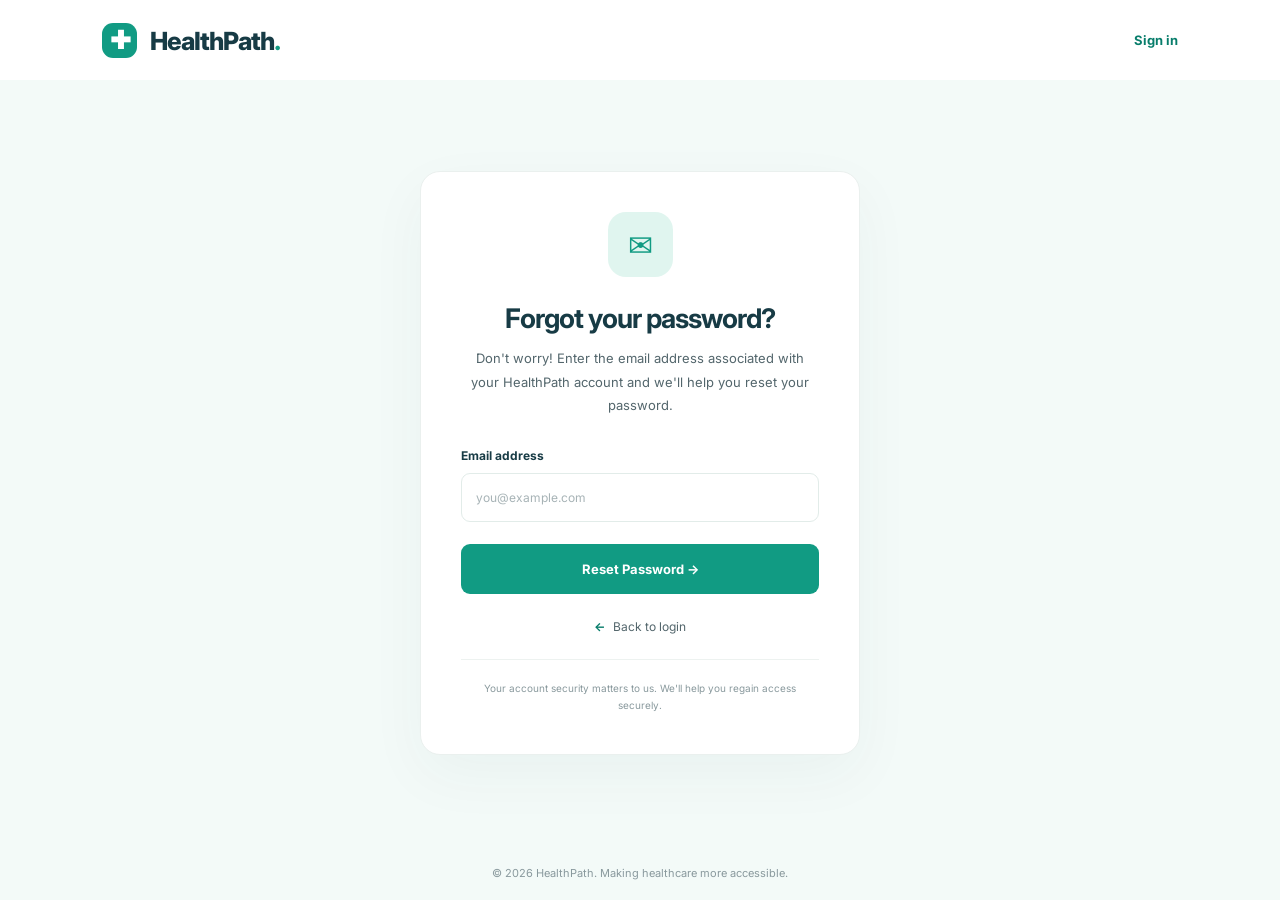
<file: page/login/forgotpass.html>
<!DOCTYPE html>
<html lang="en">
<head>
    <meta charset="UTF-8">
    <meta name="viewport" content="width=device-width, initial-scale=1.0">
    <title>HealthPath | Forgot Password</title>
    <link rel="icon" type="image/jpg" href="icon.jpg">

    <link rel="preconnect" href="https://fonts.googleapis.com">
    <link href="https://fonts.googleapis.com/css2?family=Inter:wght@400;500;600;700;800&display=swap" rel="stylesheet">

    <style>
        * {
            margin: 0;
            padding: 0;
            box-sizing: border-box;
        }

        :root {
            --primary: #119b83;
            --primary-dark: #087d6b;
            --navy: #173b45;
            --text: #53666c;
            --muted: #89999d;
            --background: #f3faf8;
            --border: #e2ece9;
        }

        body {
            font-family: 'Inter', sans-serif;
            background: var(--background);
            color: var(--navy);
            min-height: 100vh;
            display: flex;
            flex-direction: column;
        }

        .navbar {
            height: 80px;
            padding: 0 8%;
            display: flex;
            align-items: center;
            justify-content: space-between;
            background: white;
        }

        .logo {
            text-decoration: none;
            color: var(--navy);
            font-size: 25px;
            font-weight: 800;
            letter-spacing: -1px;
        }

        .logo-icon {
            display: inline-flex;
            align-items: center;
            justify-content: center;
            background: var(--primary);
            color: white;
            width: 35px;
            height: 35px;
            border-radius: 11px;
            margin-right: 9px;
        }

        .dot {
            color: var(--primary);
        }

        .nav-link {
            text-decoration: none;
            color: var(--primary-dark);
            font-size: 13px;
            font-weight: 700;
        }

        .container {
            flex: 1;
            display: flex;
            justify-content: center;
            align-items: center;
            padding: 40px 20px;
        }

        .forgot-card {
            width: 100%;
            max-width: 440px;
            padding: 40px;
            background: white;
            border: 1px solid #eaf0ee;
            border-radius: 20px;
            box-shadow: 0 20px 60px #173b450b;
        }

        .icon-box {
            width: 65px;
            height: 65px;
            margin: 0 auto 25px;
            display: flex;
            justify-content: center;
            align-items: center;
            background: #e0f5ef;
            color: var(--primary);
            border-radius: 18px;
            font-size: 30px;
        }

        .heading {
            text-align: center;
            margin-bottom: 30px;
        }

        .heading h1 {
            font-size: 27px;
            letter-spacing: -1px;
            margin-bottom: 12px;
        }

        .heading p {
            color: var(--text);
            font-size: 13px;
            line-height: 1.8;
        }

        .form-group {
            margin-bottom: 22px;
        }

        .form-group label {
            display: block;
            font-size: 12px;
            font-weight: 700;
            margin-bottom: 10px;
        }

        .form-group input {
            width: 100%;
            height: 49px;
            padding: 0 14px;
            border: 1px solid var(--border);
            border-radius: 9px;
            outline: none;
            font-family: inherit;
            font-size: 12px;
            color: var(--navy);
            transition: 0.2s;
        }

        .form-group input::placeholder {
            color: #a7b3b6;
        }

        .form-group input:focus {
            border-color: var(--primary);
            box-shadow: 0 0 0 3px #119b8315;
        }

        .submit-button {
            width: 100%;
            height: 50px;
            border: none;
            border-radius: 9px;
            background: var(--primary);
            color: white;
            font-family: inherit;
            font-size: 13px;
            font-weight: 700;
            cursor: pointer;
            transition: 0.2s;
        }

        .submit-button:hover {
            background: var(--primary-dark);
            transform: translateY(-1px);
        }

        .back-link {
            display: block;
            text-align: center;
            margin-top: 25px;
            color: var(--text);
            font-size: 12px;
            text-decoration: none;
        }

        .back-link span {
            color: var(--primary-dark);
            font-weight: 700;
            margin-right: 5px;
        }

        .back-link:hover {
            color: var(--primary);
        }

        .security-note {
            margin-top: 25px;
            padding-top: 20px;
            border-top: 1px solid #edf2f0;
            text-align: center;
            color: var(--muted);
            font-size: 10px;
            line-height: 1.7;
        }

        footer {
            padding: 20px;
            text-align: center;
            color: var(--muted);
            font-size: 11px;
        }

        @media (max-width: 480px) {
            .navbar {
                height: 70px;
                padding: 0 20px;
            }

            .logo {
                font-size: 21px;
            }

            .forgot-card {
                padding: 28px 22px;
            }

            .heading h1 {
                font-size: 24px;
            }
        }
    </style>
</head>

<body>

    <header class="navbar">
        <a href="index.html" class="logo">
            <span class="logo-icon">✚</span>
            HealthPath<span class="dot">.</span>
        </a>

        <a href="index.html" class="nav-link">Sign in</a>
    </header>

    <main class="container">
        <section class="forgot-card">

            <div class="icon-box">✉</div>

            <div class="heading">
                <h1>Forgot your password?</h1>
                <p>
                    Don't worry! Enter the email address associated
                    with your HealthPath account and we'll help you
                    reset your password.
                </p>
            </div>

            <form action="reset.html" method="post">

                <div class="form-group">
                    <label for="email">Email address</label>
                    <input
                        type="email"
                        id="email"
                        name="email"
                        placeholder="you@example.com"
                        autocomplete="email"
                        required
                    >
                </div>

                <button type="submit" class="submit-button">
                    Reset Password →
                </button>

            </form>

            <a href="index.html" class="back-link">
                <span>←</span> Back to login
            </a>

            <div class="security-note">
                Your account security matters to us.
                We'll help you regain access securely.
            </div>

        </section>
    </main>

    <footer>
        © 2026 HealthPath. Making healthcare more accessible.
    </footer>

</body>
</html>
</file>
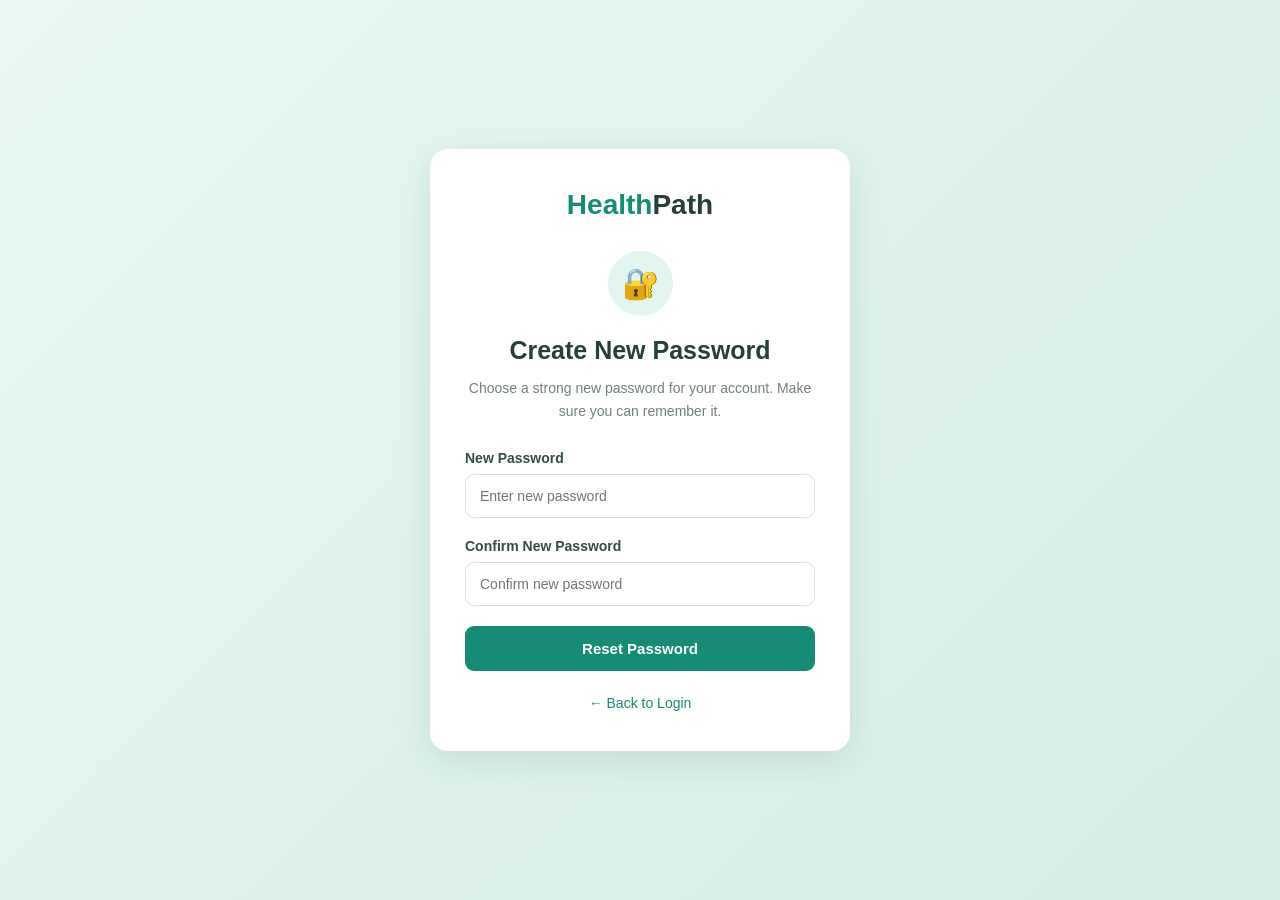
<file: page/login/reset.html>
<!DOCTYPE html>
<html lang="en">
<head>
    <meta charset="UTF-8">
    <meta name="viewport" content="width=device-width, initial-scale=1.0">
    <title>Reset Password | HealthPath</title>
    <link rel="icon" type="image/jpg" href="icon.jpg">
    <style>
        * {
            margin: 0;
            padding: 0;
            box-sizing: border-box;
            font-family: Arial, sans-serif;
        }

        body {
            min-height: 100vh;
            display: flex;
            justify-content: center;
            align-items: center;
            background: linear-gradient(135deg, #e8f7f3, #d5eee7);
            padding: 20px;
        }

        .container {
            width: 100%;
            max-width: 420px;
            background: white;
            padding: 40px 35px;
            border-radius: 18px;
            box-shadow: 0 10px 35px rgba(0, 80, 65, 0.12);
        }

        .logo {
            text-align: center;
            font-size: 28px;
            font-weight: bold;
            color: #168b76;
            margin-bottom: 30px;
        }

        .logo span {
            color: #263f3a;
        }

        .icon {
            width: 65px;
            height: 65px;
            margin: 0 auto 20px;
            border-radius: 50%;
            background: #e3f5ef;
            display: flex;
            justify-content: center;
            align-items: center;
            font-size: 30px;
        }

        h1 {
            text-align: center;
            color: #263f3a;
            font-size: 25px;
            margin-bottom: 12px;
        }

        .description {
            text-align: center;
            color: #71817c;
            font-size: 14px;
            line-height: 1.6;
            margin-bottom: 28px;
        }

        label {
            display: block;
            color: #344c46;
            font-size: 14px;
            font-weight: bold;
            margin-bottom: 8px;
        }

        input {
            width: 100%;
            padding: 13px 14px;
            border: 1px solid #d5e3de;
            border-radius: 9px;
            outline: none;
            font-size: 14px;
            margin-bottom: 20px;
        }

        input:focus {
            border-color: #168b76;
            box-shadow: 0 0 0 3px rgba(22, 139, 118, 0.1);
        }

        button {
            width: 100%;
            padding: 14px;
            border: none;
            border-radius: 9px;
            background: #168b76;
            color: white;
            font-size: 15px;
            font-weight: bold;
            cursor: pointer;
            transition: 0.2s;
        }

        button:hover {
            background: #10715f;
        }

        .back {
            display: block;
            text-align: center;
            margin-top: 24px;
            color: #168b76;
            text-decoration: none;
            font-size: 14px;
        }

        .back:hover {
            text-decoration: underline;
        }
    </style>
</head>

<body>
    <div class="container">
        <div class="logo">Health<span>Path</span></div>

        <div class="icon">🔐</div>

        <h1>Create New Password</h1>

        <p class="description">
            Choose a strong new password for your account.
            Make sure you can remember it.
        </p>

        <form id="resetForm">
            <label for="password">New Password</label>
            <input
                type="password"
                id="password"
                placeholder="Enter new password"
                minlength="8"
                required
            >

            <label for="confirmPassword">Confirm New Password</label>
            <input
                type="password"
                id="confirmPassword"
                placeholder="Confirm new password"
                minlength="8"
                required
            >

            <button type="submit">Reset Password</button>
        </form>

        <a class="back" href="index.html">← Back to Login</a>
    </div>

    <script>
        document.getElementById("resetForm").addEventListener("submit", function(event) {
            event.preventDefault();

            const password = document.getElementById("password").value;
            const confirmPassword = document.getElementById("confirmPassword").value;

            if (password !== confirmPassword) {
                alert("Passwords do not match!");
                return;
            }

            console.log("Form completed! Connect this page to your backend to save the new password.");
            console.log(confirmPassword);
        });
    </script>
</body>
</html>
</file>
<file: Homepage/css/style.css>
/* ---------- Colors (change these to re-theme the site) ---------- */
:root {
  --bg: #e6f1f0;
  --card: #ffffff;
  --text: #12302d;
  --muted: #5b7471;
  --line: #d5e4e2;
  --brand: #0b7a66;
  --brand-dark: #085e4e;
  --soft: #dff0ed;
  --green-bg: #d8f3e4;  --green-text: #0d7a47;
  --red-bg: #fde0de;    --red-text: #b3261e;
  --amber-bg: #fdecc8;  --amber-text: #8a5a00;
}

/* Dark mode: follows the device, or the toggle button (data-theme) */
@media (prefers-color-scheme: dark) {
  :root:not([data-theme="light"]) {
    --bg: #0e1d1b; --card: #162b28; --text: #e4f1ef; --muted: #93aeaa;
    --line: #27403c; --soft: #1d3b36;
    --green-bg: #14402b;  --green-text: #7be0a8;
    --red-bg: #4a1f1c;    --red-text: #ffb4ab;
    --amber-bg: #4a3813;  --amber-text: #f6d28a;
  }
}
:root[data-theme="dark"] {
  --bg: #0e1d1b; --card: #162b28; --text: #e4f1ef; --muted: #93aeaa;
  --line: #27403c; --soft: #1d3b36;
  --green-bg: #14402b;  --green-text: #7be0a8;
  --red-bg: #4a1f1c;    --red-text: #ffb4ab;
  --amber-bg: #4a3813;  --amber-text: #f6d28a;
}

/* ---------- Basics ---------- */
* { box-sizing: border-box; }
[hidden] { display: none !important; }

body {
  margin: 0;
  background: var(--bg);
  color: var(--text);
  font-family: "Plus Jakarta Sans", system-ui, sans-serif;
  line-height: 1.55;
}

a { color: inherit; }
button, input, select { font: inherit; color: inherit; }
:focus-visible { outline: 3px solid var(--brand); outline-offset: 2px; }

ul { list-style: none; margin: 0; padding: 0; }
address { font-style: normal; }

main { max-width: 1040px; margin: 0 auto; padding: 0 18px; }

h1 { font-size: clamp(2.2rem, 5vw, 3.4rem); line-height: 1.1; margin: 0 0 14px; }
h1 em { font-style: normal; color: var(--brand); }
h2 { font-size: 1.7rem; margin: 34px 0 4px; }
.subtitle { color: var(--muted); margin: 0 0 18px; }

/* ---------- Buttons (work on <a> and <button>) ---------- */
.btn {
  display: inline-block;
  border: 0;
  cursor: pointer;
  text-decoration: none;
  text-align: center;
  background: var(--brand);
  color: #fff;
  font-weight: 600;
  padding: 11px 22px;
  border-radius: 10px;
}
.btn:hover { background: var(--brand-dark); }
.btn.small { padding: 7px 16px; }
.btn.outline { background: transparent; color: var(--brand); border: 1px solid var(--brand); }
.btn.full { width: 100%; }

/* ---------- Site header ---------- */
body > header {
  display: flex; align-items: center; gap: 16px;
  height: 64px;
  padding: 0 max(18px, calc((100% - 1040px) / 2 + 18px));
  background: var(--card);
  border-bottom: 1px solid var(--line);
  position: sticky;
  top: 0;
  z-index: 5;
}

.logo {
  display: flex; align-items: center; gap: 8px;
  text-decoration: none;
  font-weight: 800; font-size: 1.25rem; color: var(--brand);
}
.logo::before {
  content: "✚";
  display: grid; place-items: center;
  width: 30px; height: 30px; border-radius: 8px;
  background: var(--brand); color: #fff; font-size: 1rem;
}

nav { flex: 1; }
nav ul { display: flex; gap: 6px; }
nav a {
  display: block;
  text-decoration: none;
  padding: 8px 12px; border-radius: 8px;
  font-weight: 600; color: var(--muted);
}
nav a[aria-current="page"] { color: var(--brand); background: var(--soft); }

/* ---------- Home page ---------- */
.hero {
  display: grid;
  grid-template-columns: 1.1fr 1fr;
  gap: 30px;
  align-items: center;
  padding: 56px 0 30px;
}
.hero-text p { color: var(--muted); max-width: 44ch; margin: 0 0 24px; }

.search-box {
  display: flex; gap: 8px;
  background: var(--card);
  padding: 8px;
  border-radius: 14px;
  box-shadow: 0 8px 24px rgba(11, 122, 102, 0.12);
}
.search-box select { border: 0; background: var(--soft); border-radius: 10px; padding: 0 10px; }
.search-box input { flex: 1; min-width: 0; border: 0; background: transparent; padding: 10px; }

.hero-art {
  position: relative;
  margin: 0;
  height: 330px;
  border-radius: 28px;
  background: linear-gradient(145deg, var(--brand), #38b79c);
  display: grid;
  place-items: center;
  font-size: 7rem;
  color: #fff;
}
.duty-card {
  position: absolute; right: 14px; bottom: 14px;
  width: 210px;
  background: var(--card); color: var(--text);
  border-radius: 16px; padding: 14px 16px;
  font-size: 1rem;
}
.duty-card p { margin: 0 0 10px; font-weight: 700; font-size: 0.95rem; }

.features { display: grid; grid-template-columns: repeat(4, 1fr); gap: 12px; padding: 20px 0 56px; }
.feature a {
  display: block;
  height: 100%;
  background: var(--card);
  border: 1px solid var(--line);
  border-radius: 16px;
  padding: 18px 12px;
  text-align: center;
  text-decoration: none;
  font-weight: 600;
}
.feature a:hover { border-color: var(--brand); }
.feature .icon {
  display: grid; place-items: center;
  width: 46px; height: 46px; margin: 0 auto 8px;
  border-radius: 50%; background: var(--soft); font-size: 1.3rem;
}

/* ---------- Filters and lists ---------- */
.filters {
  display: flex; flex-wrap: wrap; gap: 12px; align-items: end;
  background: var(--card);
  border: 1px solid var(--line);
  border-radius: 14px;
  padding: 14px;
  margin-bottom: 18px;
}
.filters label { display: flex; flex-direction: column; gap: 4px; font-size: 0.85rem; font-weight: 600; }
.filters label.checkbox { flex-direction: row; align-items: center; gap: 8px; }
.filters select, .filters input[type="text"], .filters input[type="date"] {
  border: 1px solid var(--line);
  background: var(--bg);
  border-radius: 10px;
  padding: 9px 12px;
}

.list { display: grid; gap: 12px; padding-bottom: 50px; }
.row {
  display: flex; gap: 14px; align-items: center;
  background: var(--card);
  border: 1px solid var(--line);
  border-radius: 14px;
  padding: 14px;
}
.row.selected, .row[aria-pressed="true"] { border-color: var(--brand); box-shadow: 0 0 0 2px var(--brand); }
.thumb {
  flex: none; width: 84px; height: 64px; border-radius: 10px;
  background: linear-gradient(135deg, var(--brand), #7ad1bd);
  display: grid; place-items: center; color: #fff; font-size: 1.5rem;
}
.row-info { flex: 1; min-width: 0; }
.row-info h3, .row-info strong { display: block; margin: 0; font-size: 1.05rem; }
.row-info small { display: block; color: var(--muted); }
.row-tags { margin: 0; }

.tag { display: inline-block; border-radius: 999px; padding: 2px 10px; margin-right: 6px; font-size: 0.78rem; font-weight: 700; }
.tag.green { background: var(--green-bg); color: var(--green-text); }
.tag.red   { background: var(--red-bg);   color: var(--red-text); }
.tag.amber { background: var(--amber-bg); color: var(--amber-text); }

.empty {
  text-align: center; color: var(--muted);
  padding: 40px; margin: 0 0 12px;
  background: var(--card); border: 1px dashed var(--line); border-radius: 14px;
}

/* ---------- Night duty page ---------- */
.two-columns { display: grid; grid-template-columns: 1.2fr 1fr; gap: 18px; }

/* Rows that are clickable buttons */
button.row { width: 100%; text-align: left; cursor: pointer; }

/* A fake map: a grid background with pins placed by percentage */
.map {
  position: relative;
  margin: 0;
  min-height: 320px;
  border: 1px solid var(--line);
  border-radius: 16px;
  background:
    repeating-linear-gradient(0deg, transparent 0 39px, var(--line) 39px 40px),
    repeating-linear-gradient(90deg, transparent 0 39px, var(--line) 39px 40px),
    var(--soft);
}
.pin {
  position: absolute;
  width: 34px; height: 34px; padding: 0;
  background: var(--brand);
  border: 3px solid #fff;
  border-radius: 50% 50% 50% 0;
  transform: rotate(-45deg);
  cursor: pointer;
}
.pin[aria-pressed="true"] { background: #e0a100; transform: rotate(-45deg) scale(1.3); }
.pin[data-id="1"] { left: 30%; top: 35%; }
.pin[data-id="3"] { left: 70%; top: 62%; }
.pin[data-id="5"] { left: 48%; top: 48%; }

/* ---------- Login page ---------- */
.auth-form {
  max-width: 420px;
  margin: 50px auto;
  background: var(--card);
  border: 1px solid var(--line);
  border-radius: 20px;
  padding: 30px;
}
.auth-form h2 { margin-top: 0; }
.field { display: flex; flex-direction: column; gap: 4px; margin-bottom: 14px; font-weight: 600; font-size: 0.9rem; }
.field input { border: 1px solid var(--line); background: var(--bg); border-radius: 10px; padding: 10px 12px; }

/* Login / Create account switch: two radio buttons styled as a toggle */
.switch {
  display: flex; margin: 0 0 14px; padding: 0;
  border: 1px solid var(--line); border-radius: 10px; overflow: hidden;
}
.switch legend { position: absolute; left: -9999px; }
.switch input { position: absolute; opacity: 0; pointer-events: none; }
.switch label { flex: 1; padding: 9px; text-align: center; cursor: pointer; font-weight: 600; }
.switch input:checked + label { background: var(--brand); color: #fff; }
.switch input:focus-visible + label { outline: 3px solid var(--brand); outline-offset: -3px; }

/* Show the right text and fields for each mode, using only CSS */
.signup-only, .for-signup { display: none; }
.auth-form:has(#mode-signup:checked) .signup-only { display: flex; }
.auth-form:has(#mode-signup:checked) .for-signup { display: inline; }
.auth-form:has(#mode-signup:checked) .for-login { display: none; }

.message { min-height: 1.4em; font-weight: 600; font-size: 0.9rem; color: var(--red-text); }
.message.success { color: var(--green-text); }

body > footer { border-top: 1px solid var(--line); padding: 22px 0; color: var(--muted); font-size: 0.88rem; text-align: center; }

/* ---------- Phones ---------- */
@media (max-width: 760px) {
  .hero, .two-columns { grid-template-columns: 1fr; }
  .features { grid-template-columns: 1fr 1fr; }
  .search-box { flex-wrap: wrap; }
  .thumb { display: none; }
  .row { flex-wrap: wrap; }
  body > header { gap: 8px; }
  nav a { padding: 8px 6px; font-size: 0.85rem; }
  .hide-mobile { display: none; }
}

@media (prefers-reduced-motion: reduce) {
  * { transition: none !important; }
}
</file>
<file: page/login/style.css>
* {
    margin: 0;
    padding: 0;
    box-sizing: border-box;
}

:root {
    --primary: #119b83;
    --primary-dark: #087d6b;
    --navy: #173b45;
    --text: #53666c;
    --muted: #89999d;
    --background: #f3faf8;
    --border: #e2ece9;
}

body {
    font-family: 'Inter', sans-serif;
    background: var(--background);
    color: var(--navy);
    min-height: 100vh;
}

/* NAVIGATION */

.navbar {
    height: 85px;
    padding: 0 8%;
    display: flex;
    align-items: center;
    justify-content: space-between;
    background: #fff;
}

.logo {
    text-decoration: none;
    color: var(--navy);
    font-size: 25px;
    font-weight: 800;
    letter-spacing: -1px;
}

.logo-icon {
    display: inline-flex;
    align-items: center;
    justify-content: center;
    background: var(--primary);
    color: white;
    width: 35px;
    height: 35px;
    border-radius: 11px;
    margin-right: 9px;
    font-size: 22px;
}

.dot {
    color: var(--primary);
}

.help-link {
    text-decoration: none;
    color: var(--text);
    font-size: 13px;
    font-weight: 600;
}

.help-link:hover {
    color: var(--primary);
}

/* MAIN LAYOUT */

.container {
    max-width: 1250px;
    margin: 55px auto;
    padding: 0 30px;
    display: grid;
    grid-template-columns: 1fr 0.9fr;
    gap: 65px;
    align-items: center;
}

/* WELCOME SECTION */

.welcome-section {
    padding: 20px 0;
}

.tag {
    display: inline-block;
    color: var(--primary-dark);
    background: #e0f5ef;
    padding: 9px 13px;
    border-radius: 6px;
    font-size: 10px;
    font-weight: 800;
    letter-spacing: 1.5px;
    margin-bottom: 25px;
}

.welcome-content h1 {
    font-size: clamp(38px, 4vw, 55px);
    line-height: 1.16;
    letter-spacing: -2px;
    margin-bottom: 22px;
}

.welcome-content h1 span {
    color: var(--primary);
}

.welcome-content > p {
    max-width: 440px;
    color: var(--text);
    font-size: 15px;
    line-height: 1.9;
}

/* FEATURES */

.features {
    margin-top: 35px;
    display: flex;
    flex-direction: column;
    gap: 23px;
}

.feature {
    display: flex;
    align-items: center;
    gap: 15px;
}

.feature-icon {
    width: 45px;
    height: 45px;
    flex-shrink: 0;
    display: grid;
    place-items: center;
    border-radius: 12px;
    background: white;
    color: var(--primary);
    font-size: 25px;
    box-shadow: 0 5px 20px #173b450a;
}

.feature h3 {
    font-size: 13px;
    margin-bottom: 6px;
}

.feature p {
    color: var(--muted);
    font-size: 12px;
}

/* DECORATIVE ILLUSTRATION */

.illustration {
    height: 155px;
    max-width: 420px;
    position: relative;
    margin-top: 35px;
}

.circle {
    position: absolute;
    border-radius: 50%;
}

.circle-one {
    width: 145px;
    height: 145px;
    background: #d9f3eb;
    left: 30px;
    top: 0;
}

.circle-two {
    width: 85px;
    height: 85px;
    background: #bce8dc;
    left: 155px;
    top: 35px;
}

.medicine-card {
    position: absolute;
    z-index: 2;
    left: 50px;
    top: 50px;
    display: flex;
    align-items: center;
    gap: 12px;
    background: white;
    border-radius: 15px;
    padding: 18px;
    width: 260px;
    box-shadow: 0 15px 40px #173b4514;
}

.medicine-icon {
    display: grid;
    place-items: center;
    width: 45px;
    height: 45px;
    border-radius: 12px;
    background: #e1f6ef;
    color: var(--primary);
    font-size: 25px;
}

.medicine-card strong {
    font-size: 13px;
}

.medicine-card p {
    font-size: 10px;
    color: var(--muted);
    margin-top: 5px;
}

.status-dot {
    width: 8px;
    height: 8px;
    background: #32c58a;
    border-radius: 50%;
    margin-left: auto;
}

.pharmacy-symbol {
    position: absolute;
    right: 40px;
    top: 5px;
    color: var(--primary);
    font-size: 40px;
}

.floating-pill {
    position: absolute;
    width: 38px;
    height: 17px;
    border: 3px solid white;
    border-radius: 20px;
    background: #8edac6;
    transform: rotate(-35deg);
}

.pill-one {
    right: 10px;
    top: 95px;
}

.pill-two {
    left: 15px;
    top: 15px;
    background: #f3c9a5;
    transform: rotate(35deg);
}

.floating-cross {
    position: absolute;
    right: 100px;
    bottom: 0;
    color: #edbd95;
    font-size: 28px;
    font-weight: 800;
}

/* LOGIN CARD */

.login-section {
    width: 100%;
}

.login-card {
    background: white;
    border: 1px solid #eaf0ee;
    border-radius: 22px;
    padding: 38px;
    box-shadow: 0 20px 60px #173b450b;
}

.card-heading {
    margin-bottom: 30px;
}

.card-heading h2 {
    font-size: 27px;
    letter-spacing: -0.8px;
    margin-bottom: 10px;
}

.card-heading p {
    color: var(--text);
    font-size: 13px;
}

/* ROLE SELECTOR */

.login-card form > label {
    display: block;
    font-size: 12px;
    font-weight: 700;
    margin-bottom: 12px;
}

.role-options {
    display: grid;
    grid-template-columns: 1fr 1fr;
    gap: 12px;
    margin-bottom: 25px;
}

.role-option {
    cursor: pointer;
}

.role-option input {
    position: absolute;
    opacity: 0;
    pointer-events: none;
}

.role-box {
    min-height: 105px;
    padding: 14px;
    border: 1px solid var(--border);
    border-radius: 12px;
    display: flex;
    flex-direction: column;
    align-items: flex-start;
    gap: 6px;
    transition: 0.2s ease;
}

.role-icon {
    color: var(--primary);
    font-size: 23px;
    margin-bottom: 3px;
}

.role-box strong {
    font-size: 12px;
}

.role-box small {
    color: var(--muted);
    font-size: 10px;
}

.role-option input:checked + .role-box {
    border: 1.5px solid var(--primary);
    background: #f0fbf7;
    box-shadow: 0 0 0 2px #119b8310;
}

.role-option:hover .role-box {
    border-color: var(--primary);
}

.role-option input:focus-visible + .role-box {
    outline: 3px solid #119b8355;
    outline-offset: 3px;
}

/* INPUT FIELDS */

.form-group {
    margin-bottom: 20px;
}

.form-group > label,
.password-label label {
    display: block;
    font-size: 12px;
    font-weight: 700;
    margin-bottom: 10px;
}

.form-group input {
    width: 100%;
    height: 49px;
    padding: 0 15px;
    border: 1px solid var(--border);
    border-radius: 9px;
    outline: none;
    font-family: inherit;
    font-size: 12px;
    color: var(--navy);
    transition: 0.2s;
}

.form-group input::placeholder {
    color: #a7b3b6;
}

.form-group input:focus {
    border-color: var(--primary);
    box-shadow: 0 0 0 3px #119b8315;
}

.password-label {
    display: flex;
    justify-content: space-between;
    align-items: center;
}

.password-label a,
.signup-text a {
    text-decoration: none;
    color: var(--primary-dark);
    font-size: 11px;
    font-weight: 700;
}

.password-label a:hover,
.signup-text a:hover {
    text-decoration: underline;
}

/* BUTTON */

.login-button {
    width: 100%;
    height: 50px;
    border: none;
    border-radius: 9px;
    background: var(--primary);
    color: white;
    font-family: inherit;
    font-size: 13px;
    font-weight: 700;
    cursor: pointer;
    transition: 0.2s;
}

.login-button span {
    margin-left: 8px;
    font-size: 17px;
}

.login-button:hover {
    background: var(--primary-dark);
    transform: translateY(-1px);
    box-shadow: 0 8px 20px #119b8325;
}

.signup-text {
    text-align: center;
    font-size: 11px;
    color: var(--text);
    margin-top: 23px;
}

.secure-note {
    border-top: 1px solid #edf2f0;
    margin-top: 25px;
    padding-top: 20px;
    text-align: center;
    color: var(--muted);
    font-size: 10px;
}

.secure-note span {
    color: var(--primary);
    margin-right: 5px;
}

/* FOOTER */

footer {
    text-align: center;
    padding: 20px;
    color: var(--muted);
    font-size: 11px;
}

/* RESPONSIVE DESIGN */

@media (max-width: 950px) {
    .container {
        grid-template-columns: 1fr;
        max-width: 570px;
        gap: 35px;
        margin: 35px auto;
    }

    .welcome-section {
        text-align: center;
    }

    .welcome-content > p {
        margin: auto;
    }

    .features {
        text-align: left;
        max-width: 370px;
        margin: 30px auto 0;
    }

    .illustration {
        display: none;
    }
}

@media (max-width: 480px) {
    .navbar {
        height: 70px;
        padding: 0 20px;
    }

    .logo {
        font-size: 22px;
    }

    .container {
        padding: 0 16px;
        margin: 25px auto;
    }

    .welcome-content h1 {
        font-size: 37px;
    }

    .welcome-content > p {
        font-size: 13px;
    }

    .login-card {
        padding: 24px 19px;
        border-radius: 16px;
    }

    .card-heading h2 {
        font-size: 24px;
    }

    .role-options {
        gap: 8px;
    }

    .role-box {
        padding: 12px 9px;
    }
}
</file>
<file: frontend/css/medecines.css>
:root {
 
    /* Primary brand colors */
    --primary-color: #2589DC;
    --primary-dark: #1766B8;
    --primary-light: #65A9F4;
 
    /* Secondary brand colors */
    --secondary-color: #19B59E;
    --secondary-dark: #07836A;
    --secondary-light: #72E4CC;
 
    /* Text colors */
    --text-primary: #102F55;
    --text-secondary: #587494;
    --text-white: #FFFFFF;
    --text-muted: #8299B2;
 
    /* Background colors */
    --background-color: #E8F3FC;
    --background-light: #F5F9FD;
    --background-white: #FFFFFF;
    --card-background: rgba(255, 255, 255, 0.72);
 
    /* Status colors */
    --success-color: #07836A;
    --success-background: #C9F1E9;
 
    --warning-color: #A96812;
    --warning-background: #FFF0D9;
 
    --danger-color: #C03945;
    --danger-background: #FCE4E6;
 
    --duty-color: #1766B8;
    --duty-background: #1766B8;
 
    /* Borders */
    --border-color: #C7DFF5;
    --border-light: rgba(255, 255, 255, 0.95);
 
    /* Gradients */
    --main-gradient: linear-gradient(
        110deg,
        var(--primary-color),
        var(--secondary-color)
    );
 
    --page-gradient:
        radial-gradient(
            circle at 5% 10%,
            var(--primary-light),
            transparent 30%
        ),
        radial-gradient(
            circle at 95% 60%,
            var(--secondary-light),
            transparent 28%
        ),
        var(--background-color);
 
    /* Typography */
    --font-primary: Arial, Helvetica, sans-serif;
 
    /* Border radius */
    --radius-small: 8px;
    --radius-medium: 15px;
    --radius-large: 22px;
    --radius-card: 27px;
    --radius-pill: 30px;
 
    /* Shadows */
    --shadow-card:
        0 12px 28px rgba(44, 92, 139, 0.12);
 
    --shadow-button:
        0 7px 15px rgba(34, 125, 174, 0.20);
 
    --shadow-hover:
        0 16px 32px rgba(44, 92, 139, 0.18);
 
    /* Transitions */
    --transition-fast: 0.2s ease;
}
 
/* ---------- Base ---------- */
 
*, *::before, *::after { box-sizing: border-box; }
 
body {
    margin: 0;
    min-height: 100vh;
    display: flex;
    flex-direction: column;
    font-family: var(--font-primary);
    line-height: 1.5;
    color: var(--text-primary);
    background: var(--page-gradient);
    background-attachment: fixed;
}
 
h1, h2, h3, p { margin: 0; }
 
a { color: var(--primary-dark); }
 
:focus-visible {
    outline: 3px solid var(--primary-color);
    outline-offset: 3px;
}
 
.skip-link {
    position: absolute;
    left: 1rem;
    top: -4rem;
    padding: 0.6rem 1rem;
    color: var(--text-white);
    background: var(--primary-dark);
    border-radius: var(--radius-small);
    z-index: 10;
}
.skip-link:focus { top: 1rem; }
 
/* ---------- Header / footer ---------- */
 
.site-header {
    display: flex;
    flex-wrap: wrap;
    align-items: center;
    justify-content: space-between;
    gap: 0.75rem 2rem;
    max-width: 1100px;
    width: 100%;
    margin: 0 auto;
    padding: 1.25rem 1.5rem 0;
}
 
.brand {
    font-size: 1.4rem;
    font-weight: 700;
    text-decoration: none;
    color: var(--primary-dark);
}
 
.site-header nav { display: flex; gap: 1.25rem; }
 
.site-header nav a {
    padding: 0.25rem 0;
    text-decoration: none;
    color: var(--text-secondary);
    border-bottom: 2px solid transparent;
}
.site-header nav a:hover { color: var(--text-primary); }
.site-header nav a[aria-current="page"] {
    color: var(--text-primary);
    font-weight: 700;
    border-color: var(--secondary-color);
}
 
.site-header nav .nav-login {
    padding: 0.35rem 1rem;
    color: var(--primary-dark);
    background: var(--background-white);
    border: 1px solid var(--border-color);
    border-radius: var(--radius-pill);
}
.site-header nav .nav-login:hover { border-color: var(--primary-light); }
 
main {
    flex: 1;
    width: 100%;
    max-width: 1100px;
    margin: 0 auto;
    padding: 1.5rem 1.5rem 3rem;
}
 
main > h1 {
    margin-bottom: 1.5rem;
    font-size: clamp(1.9rem, 4vw, 2.75rem);
    line-height: 1.1;
    letter-spacing: -0.02em;
}
 
.site-footer {
    padding: 2rem 1.5rem;
    text-align: center;
    color: var(--text-secondary);
    background: var(--background-white);
    border-top: 1px solid var(--border-color);
}
.site-footer h2 { margin-bottom: 0.4rem; font-size: 1.2rem; color: var(--primary-dark); }
.site-footer .slogan { margin-bottom: 0.75rem; color: var(--text-primary); font-size: 0.95rem; }
.site-footer p { max-width: 60ch; margin: 0 auto; font-size: 0.85rem; }
 
.lead { max-width: 60ch; margin: -1rem 0 1.5rem; color: var(--text-secondary); font-size: 1.05rem; }
 
/* ---------- Layout ---------- */
 
.layout {
    display: grid;
    grid-template-columns: 280px minmax(0, 1fr);
    grid-template-areas:
        "search  search"
        "filters results";
    gap: 1.5rem;
    align-items: start;
}
 
.search-bar, .filters, .pharmacy-card {
    background: var(--card-background);
    border: 1px solid var(--border-light);
    border-radius: var(--radius-card);
    box-shadow: var(--shadow-card);
    backdrop-filter: blur(10px);
}
 
/* ---------- Search bar ---------- */
 
.search-bar {
    grid-area: search;
    display: flex;
    flex-wrap: wrap;
    align-items: flex-end;
    gap: 1rem;
    padding: 1.25rem 1.5rem;
}
 
.field { display: flex; flex-direction: column; gap: 0.4rem; min-width: 180px; }
.field-grow { flex: 1 1 260px; }
 
label { font-size: 0.9rem; font-weight: 700; }
 
input[type="search"], select {
    width: 100%;
    min-height: 3rem;
    padding: 0 1rem;
    font: inherit;
    color: var(--text-primary);
    background: var(--background-white);
    border: 1px solid var(--border-color);
    border-radius: var(--radius-medium);
    transition: border-color var(--transition-fast), box-shadow var(--transition-fast);
}
input::placeholder { color: var(--text-muted); }
input[type="search"]:hover, select:hover { border-color: var(--primary-light); }
input[type="search"]:focus, select:focus {
    outline: none;
    border-color: var(--primary-color);
    box-shadow: 0 0 0 4px rgba(37, 137, 220, 0.18);
}
 
/* ---------- Buttons ---------- */
 
.btn {
    display: inline-flex;
    align-items: center;
    justify-content: center;
    min-height: 3rem;
    padding: 0 1.5rem;
    font: inherit;
    font-weight: 700;
    text-decoration: none;
    cursor: pointer;
    border: 1px solid transparent;
    border-radius: var(--radius-pill);
    transition: transform var(--transition-fast), box-shadow var(--transition-fast), background var(--transition-fast);
}
 
.btn-primary { color: var(--text-white); background: var(--main-gradient); box-shadow: var(--shadow-button); }
.btn-primary:hover { transform: translateY(-2px); box-shadow: var(--shadow-hover); }
 
.btn-secondary { color: var(--primary-dark); background: var(--background-white); border-color: var(--border-color); }
.btn-secondary:hover { background: var(--background-light); border-color: var(--primary-light); }
 
/* ---------- Filters ---------- */
 
.filters {
    grid-area: filters;
    position: sticky;
    top: 1rem;
    display: flex;
    flex-direction: column;
    gap: 1rem;
    padding: 1.5rem;
}
.filters h2 { font-size: 1.25rem; }
 
fieldset {
    display: flex;
    flex-direction: column;
    gap: 0.75rem;
    margin: 0;
    padding: 1rem;
    min-width: 0;
    background: var(--background-light);
    border: 1px solid var(--border-color);
    border-radius: var(--radius-medium);
}
legend { padding: 0 0.5rem; font-size: 0.9rem; font-weight: 700; color: var(--text-secondary); }
 
.check { display: flex; align-items: center; gap: 0.6rem; font-weight: 400; font-size: 1rem; cursor: pointer; }
input[type="checkbox"] { width: 1.15rem; height: 1.15rem; margin: 0; cursor: pointer; accent-color: var(--primary-color); }
 
/* ---------- Results ---------- */
 
.results { grid-area: results; display: flex; flex-direction: column; gap: 1rem; min-width: 0; }
.results h2 { font-size: 1.5rem; }
.count { color: var(--text-secondary); }
 
.card-list { display: flex; flex-direction: column; gap: 1rem; margin: 0; padding: 0; list-style: none; }
 
.pharmacy-card {
    display: flex;
    flex-direction: column;
    gap: 0.5rem;
    padding: 1.25rem 1.5rem;
    transition: box-shadow var(--transition-fast), transform var(--transition-fast);
}
.pharmacy-card:hover { box-shadow: var(--shadow-hover); transform: translateY(-2px); }
 
.card-head, .stock { display: flex; align-items: center; justify-content: space-between; gap: 1rem; }
.card-head h3 { font-size: 1.2rem; }
 
.location, .updated { color: var(--text-secondary); }
.updated { font-size: 0.85rem; color: var(--text-muted); }
.medicine-name { font-weight: 700; }
 
.card-actions { display: flex; flex-wrap: wrap; justify-content: flex-end; gap: 0.75rem; margin-top: 0.5rem; }
.card-actions .btn { min-height: 2.75rem; }
 
/* Badges: a dot plus text, so meaning never depends on colour alone */
.badge {
    display: inline-flex;
    align-items: center;
    gap: 0.4rem;
    padding: 0.25rem 0.85rem;
    font-size: 0.85rem;
    font-weight: 700;
    white-space: nowrap;
    border-radius: var(--radius-pill);
}
.badge::before { content: ""; width: 0.5rem; height: 0.5rem; border-radius: 50%; background: currentColor; }
 
.badge-open, .badge-yes { color: var(--success-color); background: var(--success-background); }
.badge-low { color: var(--warning-color); background: var(--warning-background); }
.badge-closed, .badge-no { color: var(--danger-color); background: var(--danger-background); }
.badge-duty { color: var(--text-white); background: var(--duty-background); }
 
.note {
    padding: 0.85rem 1.1rem;
    font-size: 0.9rem;
    color: var(--warning-color);
    background: var(--warning-background);
    border-radius: var(--radius-medium);
}
 
/* ---------- Responsive ---------- */
 
@media (max-width: 860px) {
    .layout {
        grid-template-columns: 1fr;
        grid-template-areas: "search" "filters" "results";
    }
    .filters { position: static; }
}
 
@media (max-width: 560px) {
    main { padding: 1rem 1rem 2rem; }
    .site-header { padding: 1rem 1rem 0; }
    .search-bar { padding: 1rem; }
    .search-bar .btn { width: 100%; }
    .card-actions .btn { flex: 1; }
}
 
@media (prefers-reduced-motion: reduce) {
    * { transition: none !important; }
    .pharmacy-card:hover, .btn-primary:hover { transform: none; }
}
</file>
<file: page/login/styleDash.css>
* {
    margin: 0;
    padding: 0;
    box-sizing: border-box;
}
 
:root {
    --primary: #119b83;
    --primary-dark: #087d6b;
    --navy: #173b45;
    --text: #53666c;
    --muted: #89999d;
    --background: #f3faf8;
    --border: #e2ece9;
    --soft: #e0f5ef;
    --danger: #d64545;
    --danger-dark: #b83333;
    --danger-soft: #fdeceb;
    --warn: #a06a00;
    --warn-soft: #fff4dc;
}
 
html {
    scroll-padding-top: 100px;
}
 
@media (prefers-reduced-motion: no-preference) {
    html { scroll-behavior: smooth; }
}
 
body {
    font-family: 'Inter', sans-serif;
    background: var(--background);
    color: var(--navy);
    min-height: 100vh;
    display: flex;
    flex-direction: column;
}
 
/* NAVBAR */
 
.navbar {
    position: sticky;
    top: 0;
    z-index: 10;
    min-height: 80px;
    padding: 0 8%;
    display: flex;
    align-items: center;
    justify-content: space-between;
    gap: 24px;
    background: white;
    border-bottom: 1px solid var(--border);
}
 
.logo {
    text-decoration: none;
    color: var(--navy);
    font-size: 25px;
    font-weight: 800;
    letter-spacing: -1px;
    white-space: nowrap;
}
 
.logo-icon {
    display: inline-flex;
    align-items: center;
    justify-content: center;
    background: var(--primary);
    color: white;
    width: 35px;
    height: 35px;
    border-radius: 11px;
    margin-right: 9px;
}
 
.dot { color: var(--primary); }
 
.nav-links {
    display: flex;
    gap: 6px;
    overflow-x: auto;
}
 
.nav-links a {
    text-decoration: none;
    color: var(--text);
    font-size: 13px;
    font-weight: 600;
    padding: 9px 14px;
    border-radius: 9px;
    white-space: nowrap;
    transition: 0.2s;
}
 
.nav-links a:hover,
.nav-links a.active {
    background: var(--soft);
    color: var(--primary-dark);
}
 
.nav-user {
    display: flex;
    align-items: center;
    gap: 12px;
    font-size: 13px;
    font-weight: 600;
    white-space: nowrap;
}
 
.avatar {
    width: 38px;
    height: 38px;
    border-radius: 11px;
    background: var(--primary);
    color: white;
    display: grid;
    place-items: center;
    font-weight: 700;
}
 
.logout {
    text-decoration: none;
    color: var(--primary-dark);
    font-size: 13px;
    font-weight: 700;
}
 
.logout:hover { color: var(--primary); }
 
/* PAGE */
 
.page {
    flex: 1;
    width: 100%;
    max-width: 1120px;
    margin: 0 auto;
    padding: 40px 20px;
}
 
.page-head { margin-bottom: 25px; }
 
.page-head h1 {
    font-size: 27px;
    letter-spacing: -1px;
    margin-bottom: 8px;
}
 
.page-head p {
    color: var(--text);
    font-size: 13px;
}
 
.welcome {
    background: var(--soft);
    border-radius: 20px;
    padding: 28px 30px;
    margin-bottom: 25px;
}
 
.welcome h2 {
    font-size: 20px;
    letter-spacing: -0.5px;
    margin-bottom: 8px;
}
 
.welcome p {
    color: var(--text);
    font-size: 13px;
    line-height: 1.8;
}
 
/* STATS */
 
.stats {
    display: grid;
    grid-template-columns: repeat(auto-fit, minmax(190px, 1fr));
    gap: 18px;
    margin-bottom: 25px;
}
 
.stat-card {
    background: white;
    border: 1px solid #eaf0ee;
    border-radius: 20px;
    padding: 24px;
}
 
.stat-card h3 {
    font-size: 30px;
    font-weight: 800;
    letter-spacing: -1px;
    color: var(--primary);
    margin-bottom: 6px;
}
 
.stat-card p {
    color: var(--muted);
    font-size: 12px;
    font-weight: 600;
}
 
/* SECTIONS */
 
.content-section {
    background: white;
    border: 1px solid #eaf0ee;
    border-radius: 20px;
    box-shadow: 0 20px 60px #173b450b;
    padding: 30px;
    margin-bottom: 25px;
}
 
.section-heading {
    display: flex;
    justify-content: space-between;
    align-items: center;
    gap: 12px;
    margin-bottom: 22px;
}
 
.content-section h2 {
    font-size: 19px;
    letter-spacing: -0.5px;
    margin-bottom: 20px;
}
 
.section-heading h2 { margin: 0; }
 
/* FORM + BUTTONS */
 
.search-box {
    display: flex;
    gap: 10px;
    margin-bottom: 25px;
}
 
input {
    width: 100%;
    height: 49px;
    padding: 0 14px;
    border: 1px solid var(--border);
    border-radius: 9px;
    outline: none;
    font-family: inherit;
    font-size: 12px;
    color: var(--navy);
    transition: 0.2s;
}
 
input::placeholder { color: #a7b3b6; }
 
input:focus {
    border-color: var(--primary);
    box-shadow: 0 0 0 3px #119b8315;
}
 
.btn {
    height: 40px;
    padding: 0 18px;
    border: none;
    border-radius: 9px;
    background: var(--primary);
    color: white;
    font-family: inherit;
    font-size: 12px;
    font-weight: 700;
    cursor: pointer;
    white-space: nowrap;
    transition: 0.2s;
}
 
.btn:hover {
    background: var(--primary-dark);
    transform: translateY(-1px);
}
 
.search-box .btn { height: 49px; }
 
.btn-sm { height: 32px; padding: 0 14px; }
 
.btn-danger { background: var(--danger-soft); color: var(--danger); }
.btn-danger:hover { background: var(--danger); color: white; }
 
.btn-ghost {
    background: white;
    color: var(--primary-dark);
    border: 1px solid var(--border);
}
 
.btn-ghost:hover { background: var(--soft); }
 
.btn:focus-visible,
a:focus-visible {
    outline: 3px solid #119b8340;
    outline-offset: 2px;
}
 
/* TABLES */
 
.table-wrap { overflow-x: auto; }
 
table {
    width: 100%;
    border-collapse: collapse;
    min-width: 520px;
}
 
th, td {
    padding: 14px 12px;
    text-align: left;
    font-size: 13px;
    border-bottom: 1px solid #edf2f0;
}
 
th {
    color: var(--muted);
    font-size: 12px;
    font-weight: 700;
}
 
td { color: var(--text); }
td:nth-child(2) { color: var(--navy); font-weight: 600; }
 
tr:last-child td { border-bottom: none; }
 
.empty {
    text-align: center;
    color: var(--muted);
    font-size: 13px;
    padding: 28px 12px;
}
 
/* BADGES */
 
.badge {
    display: inline-block;
    padding: 4px 11px;
    border-radius: 20px;
    font-size: 11px;
    font-weight: 700;
}
 
.badge.ok { background: var(--soft); color: var(--primary-dark); }
.badge.wait { background: var(--warn-soft); color: var(--warn); }
.badge.no { background: var(--danger-soft); color: var(--danger); }
 
/* CARD GRID */
 
.item-grid {
    display: grid;
    grid-template-columns: repeat(auto-fit, minmax(220px, 1fr));
    gap: 18px;
}
 
.item-card {
    border: 1px solid var(--border);
    border-radius: 14px;
    padding: 20px;
    display: flex;
    flex-direction: column;
    gap: 8px;
}
 
.item-card h3 {
    font-size: 15px;
    letter-spacing: -0.3px;
}
 
.item-card p {
    color: var(--text);
    font-size: 12px;
    line-height: 1.7;
}
 
.item-card .badge { align-self: flex-start; }
.item-card .btn { align-self: flex-start; margin-top: 6px; }
 
.profile-card { max-width: 420px; }
 
/* FOOTER */
 
footer {
    padding: 20px;
    text-align: center;
    color: var(--muted);
    font-size: 11px;
}
 
/* RESPONSIVE */
 
@media (max-width: 900px) {
    .navbar {
        flex-wrap: wrap;
        padding: 14px 20px;
        gap: 10px 16px;
    }
 
    .nav-links {
        order: 3;
        width: 100%;
    }
}
 
@media (max-width: 480px) {
    .logo { font-size: 21px; }
    .nav-user span { display: none; }
    .content-section { padding: 22px 18px; }
    .search-box { flex-direction: column; }
    .search-box .btn { height: 44px; }
    .section-heading { flex-wrap: wrap; }
}
</file>
